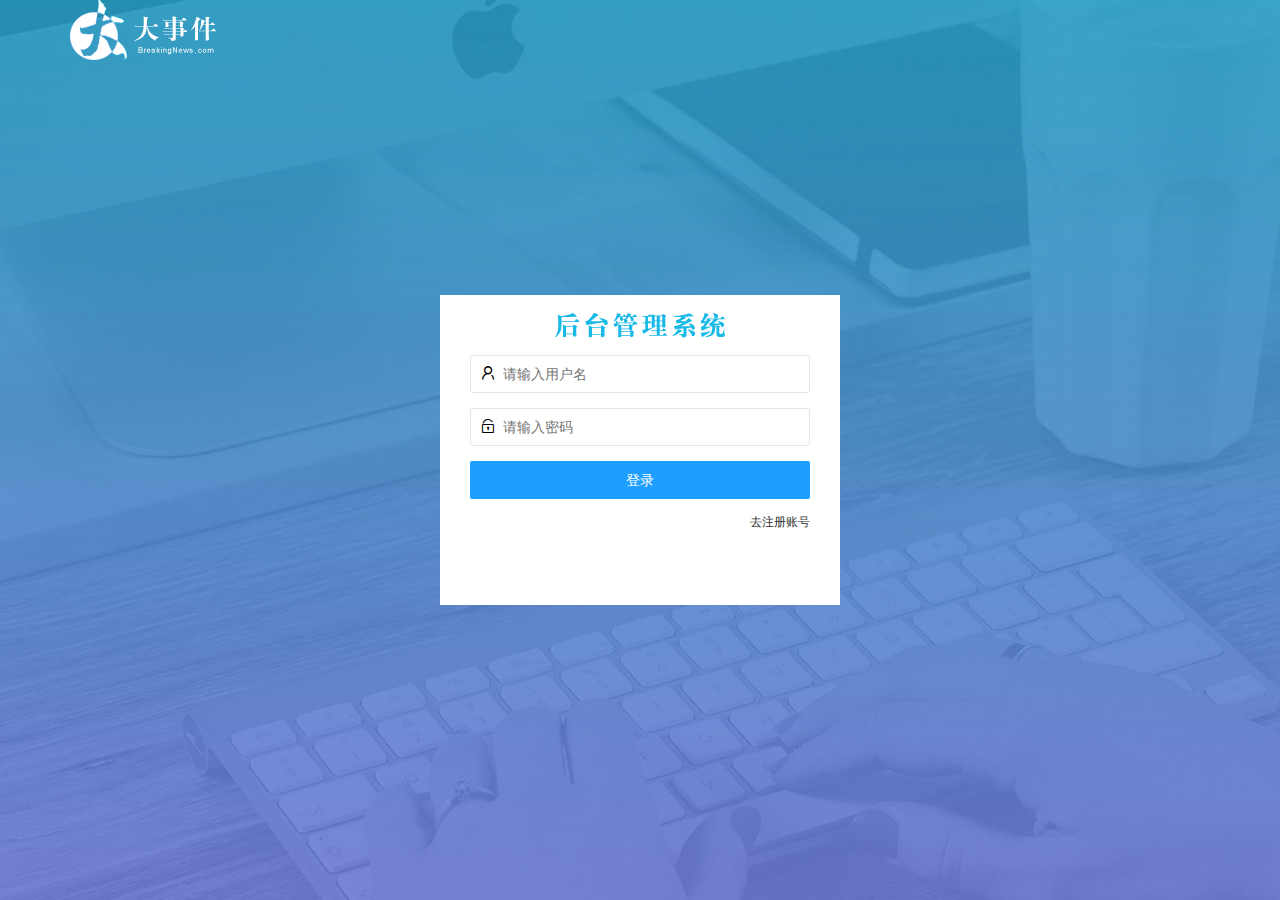
<file: login.html>
<!DOCTYPE html>
<html lang="en">

<head>
    <meta charset="UTF-8">
    <meta http-equiv="X-UA-Compatible" content="IE=edge">
    <meta name="viewport" content="width=device-width, initial-scale=1.0">
    <title>大事件-登录/注册</title>
    <!-- 导入layUI 的样式-->
    <link rel="stylesheet" href="./assets/lib/layui/css/layui.css" />
    <!-- 导入自己的样式表 -->
    <link rel="stylesheet" href="./assets/css/login.css" />

</head>

<body>
    <!-- 头部的 Logo 区域 -->
    <div class="layui-main">
        <img src="./assets/images/logo.png" alt="" />
    </div>

    <!-- 登录注册区域 -->
    <div class="loginAndRegBox">
        <div class="title-box"></div>

        <!-- ⭐登录的div -->
        <div class="login-box">
            <!-- 登录的表单 -->
            <form class="layui-form" id="form_login">
                <!-- 用户名 -->
                <div class="layui-form-item">
                    <i class="layui-icon layui-icon-username"></i>
                    <input type="text" name="username" required lay-verify="required" placeholder="请输入用户名" autocomplete="off" class="layui-input" />
                </div>

                <!-- 密码 -->
                <div class="layui-form-item">
                    <i class="layui-icon layui-icon-password"></i>
                    <input type="password" name="password" required lay-verify="required|pwd" placeholder="请输入密码" autocomplete="off" class="layui-input" />
                </div>

                <!-- 登录按钮 -->
                <div class="layui-form-item">
                    <!-- 注意：表单提交按钮和普通按钮的区别，就是 lay-submit 属性 -->
                    <!-- layui-btn-normal是蓝色 -->
                    <button class="layui-btn layui-btn-fluid layui-btn-normal" lay-submit>登录</button>
                </div>

                <!-- 注册账号链接 -->
                <div class="layui-form-item links">
                    <a href="javascript:;" id="link_reg">去注册账号</a>
                </div>
            </form>
        </div>

        <!-- ⭐注册的div -->
        <div class="reg-box">
            <!-- 注册的表单 -->
            <form class="layui-form" id="form_reg">
                <!-- 用户名 lay-verify= 表单验证-->
                <div class="layui-form-item">
                    <i class="layui-icon layui-icon-username"></i>
                    <input type="text" name="username" required lay-verify="required" placeholder="请输入用户名" autocomplete="off" class="layui-input" />
                </div>
                <!-- 密码 -->
                <div class="layui-form-item">
                    <i class="layui-icon layui-icon-password"></i>
                    <input type="password" name="password" required lay-verify="required|pwd" placeholder="请输入密码" autocomplete="off" class="layui-input mm" />
                </div>
                <!-- 密码确认框 -->
                <div class="layui-form-item">
                    <i class="layui-icon layui-icon-password"></i>
                    <input type="password" name="repassword" required lay-verify="required|pwd|repwd" placeholder="再次确认密码" autocomplete="off" class="layui-input" />
                </div>
                <!-- 注册按钮 -->
                <div class="layui-form-item">
                    <!-- 注意：表单提交按钮和普通按钮的区别，就是 lay-submit 属性 -->
                    <button class="layui-btn layui-btn-fluid layui-btn-normal" lay-submit>注册</button>
                </div>
                <div class="layui-form-item links">
                    <a href="javascript:;" id="link_login">去登录</a>
                </div>
            </form>
        </div>


        <!-- 导入 Layui 的JS文件 -->
        <script src="./assets/lib/layui/layui.all.js"></script>
        <!-- 导入 JQuery -->
        <script src="/assets/lib/jquery.js"></script>
        <!-- 导入自己封装的车baseAPI.js -->
        <script src="./assets/js/baseAPI.js"></script>
        <!-- 导入自己的 JavaScript 脚本 -->
        <script src="/assets/js/login.js"></script>
</body>

</html>
</file>
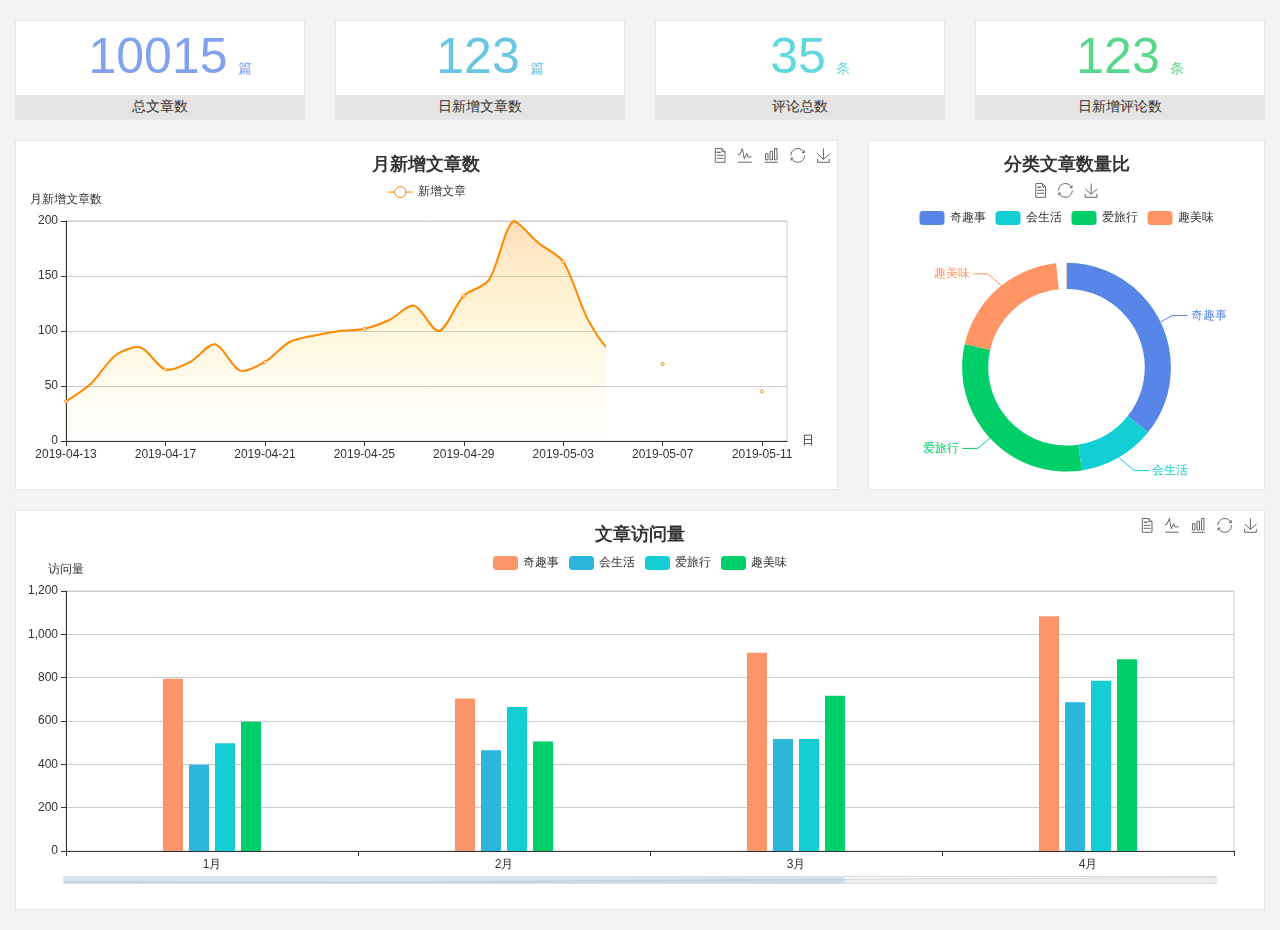
<file: home/dashboard.html>
<!DOCTYPE html>
<html lang="en">

<head>
  <meta charset="UTF-8">
  <meta name="viewport" content="width=device-width, initial-scale=1.0">
  <meta http-equiv="X-UA-Compatible" content="ie=edge">
  <title>图表统计</title>
  <link rel="stylesheet" href="../../assets/lib/bootstrap.css" />
  <link rel="stylesheet" href="../../assets/lib/main.css" />
  <script src="../../assets/lib/jquery.js"></script>
  <script type="text/javascript" src="../../assets/lib/echarts.min.js"></script>
</head>

<body>
  <div class="container-fluid">
    <div class="row spannel_list">
      <div class="col-sm-3 col-xs-6">
        <div class="spannel">
          <em>10015</em><span>篇</span>
          <b>总文章数</b>
        </div>
      </div>
      <div class="col-sm-3 col-xs-6">
        <div class="spannel scolor01">
          <em>123</em><span>篇</span>
          <b>日新增文章数</b>
        </div>
      </div>
      <div class="col-sm-3 col-xs-6">
        <div class="spannel scolor02">
          <em>35</em><span>条</span>
          <b>评论总数</b>
        </div>
      </div>
      <div class="col-sm-3 col-xs-6">
        <div class="spannel scolor03">
          <em>123</em><span>条</span>
          <b>日新增评论数</b>
        </div>
      </div>
    </div>
  </div>

  <div class="container-fluid">
    <div class="row curve-pie">
      <div class="col-lg-8 col-md-8">
        <div class="gragh_pannel" id="curve_show"></div>
      </div>
      <div class="col-lg-4 col-md-4">
        <div class="gragh_pannel" id="pie_show"></div>
      </div>
    </div>
  </div>

  <div class="container-fluid">
    <div class="column_pannel" id="column_show"></div>
  </div>

  <script>
    var oChart = echarts.init(document.getElementById('curve_show'));
    var aList_all = [
      { 'count': 36, 'date': '2019-04-13' },
      { 'count': 52, 'date': '2019-04-14' },
      { 'count': 78, 'date': '2019-04-15' },
      { 'count': 85, 'date': '2019-04-16' },
      { 'count': 65, 'date': '2019-04-17' },
      { 'count': 72, 'date': '2019-04-18' },
      { 'count': 88, 'date': '2019-04-19' },
      { 'count': 64, 'date': '2019-04-20' },
      { 'count': 72, 'date': '2019-04-21' },
      { 'count': 90, 'date': '2019-04-22' },
      { 'count': 96, 'date': '2019-04-23' },
      { 'count': 100, 'date': '2019-04-24' },
      { 'count': 102, 'date': '2019-04-25' },
      { 'count': 110, 'date': '2019-04-26' },
      { 'count': 123, 'date': '2019-04-27' },
      { 'count': 100, 'date': '2019-04-28' },
      { 'count': 132, 'date': '2019-04-29' },
      { 'count': 146, 'date': '2019-04-30' },
      { 'count': 200, 'date': '2019-05-01' },
      { 'count': 180, 'date': '2019-05-02' },
      { 'count': 163, 'date': '2019-05-03' },
      { 'count': 110, 'date': '2019-05-04' },
      { 'count': 80, 'date': '2019-05-05' },
      { 'count': 82, 'date': '2019-05-06' },
      { 'count': 70, 'date': '2019-05-07' },
      { 'count': 65, 'date': '2019-05-08' },
      { 'count': 54, 'date': '2019-05-09' },
      { 'count': 40, 'date': '2019-05-10' },
      { 'count': 45, 'date': '2019-05-11' },
      { 'count': 38, 'date': '2019-05-12' },
    ];

    let aCount = [];
    let aDate = [];

    for (var i = 0; i < aList_all.length; i++) {
      aCount.push(aList_all[i].count);
      aDate.push(aList_all[i].date);
    }

    var chartopt = {
      title: {
        text: '月新增文章数',
        left: 'center',
        top: '10'
      },
      tooltip: {
        trigger: 'axis'
      },
      legend: {
        data: ['新增文章'],
        top: '40'
      },
      toolbox: {
        show: true,
        feature: {
          mark: { show: true },
          dataView: { show: true, readOnly: false },
          magicType: { show: true, type: ['line', 'bar'] },
          restore: { show: true },
          saveAsImage: { show: true }
        }
      },
      calculable: true,
      xAxis: [
        {
          name: '日',
          type: 'category',
          boundaryGap: false,
          data: aDate
        }
      ],
      yAxis: [
        {
          name: '月新增文章数',
          type: 'value'
        }
      ],
      series: [
        {
          name: '新增文章',
          type: 'line',
          smooth: true,
          itemStyle: { normal: { areaStyle: { type: 'default' }, color: '#f80' }, lineStyle: { color: '#f80' } },
          data: aCount
        }],
      areaStyle: {
        normal: {
          color: new echarts.graphic.LinearGradient(0, 0, 0, 1, [{
            offset: 0,
            color: 'rgba(255,136,0,0.39)'
          }, {
            offset: .34,
            color: 'rgba(255,180,0,0.25)'
          }, {
            offset: 1,
            color: 'rgba(255,222,0,0.00)'
          }])

        }
      },
      grid: {
        show: true,
        x: 50,
        x2: 50,
        y: 80,
        height: 220
      }
    };

    oChart.setOption(chartopt);


    var oPie = echarts.init(document.getElementById('pie_show'));
    var oPieopt =
    {
      title: {
        top: 10,
        text: '分类文章数量比',
        x: 'center'
      },
      tooltip: {
        trigger: 'item',
        formatter: "{a} <br/>{b} : {c} ({d}%)"
      },
      color: ['#5885e8', '#13cfd5', '#00ce68', '#ff9565'],
      legend: {
        x: 'center',
        top: 65,
        data: ['奇趣事', '会生活', '爱旅行', '趣美味']
      },
      toolbox: {
        show: true,
        x: 'center',
        top: 35,
        feature: {
          mark: { show: true },
          dataView: { show: true, readOnly: false },
          magicType: {
            show: true,
            type: ['pie', 'funnel'],
            option: {
              funnel: {
                x: '25%',
                width: '50%',
                funnelAlign: 'left',
                max: 1548
              }
            }
          },
          restore: { show: true },
          saveAsImage: { show: true }
        }
      },
      calculable: true,
      series: [
        {
          name: '访问来源',
          type: 'pie',
          radius: ['45%', '60%'],
          center: ['50%', '65%'],
          data: [
            { value: 300, name: '奇趣事' },
            { value: 100, name: '会生活' },
            { value: 260, name: '爱旅行' },
            { value: 180, name: '趣美味' }
          ]
        }
      ]
    };
    oPie.setOption(oPieopt);



    var oColumn = this.echarts.init(document.getElementById('column_show'));
    var oColumnopt =
    {
      title: {
        text: '文章访问量',
        left: 'center',
        top: '10'
      },
      tooltip: {
        trigger: 'axis'
      },
      legend: {
        data: ['奇趣事', '会生活', '爱旅行', '趣美味'],
        top: '40'
      },
      toolbox: {
        show: true,
        feature: {
          mark: { show: true },
          dataView: { show: true, readOnly: false },
          magicType: { show: true, type: ['line', 'bar'] },
          restore: { show: true },
          saveAsImage: { show: true }
        }
      },
      calculable: true,
      xAxis: [
        {
          type: 'category',
          data: ['1月', '2月', '3月', '4月', '5月']
        }
      ],
      yAxis: [
        {
          name: '访问量',
          type: 'value'
        }
      ],
      series: [
        {
          name: '奇趣事',
          type: 'bar',
          barWidth: 20,
          itemStyle: {
            normal: { areaStyle: { type: 'default' }, color: '#fd956a' }
          },
          data: [800, 708, 920, 1090, 1200]
        },
        {
          name: '会生活',
          type: 'bar',
          barWidth: 20,
          itemStyle: {
            normal: { areaStyle: { type: 'default' }, color: '#2bb6db' }
          },
          data: [400, 468, 520, 690, 800]
        },
        {
          name: '爱旅行',
          type: 'bar',
          barWidth: 20,
          itemStyle: {
            normal: { areaStyle: { type: 'default' }, color: '#13cfd5' }
          },
          data: [500, 668, 520, 790, 900]
        },
        {
          name: '趣美味',
          type: 'bar',
          barWidth: 20,
          itemStyle: {
            normal: { areaStyle: { type: 'default' }, color: '#00ce68' }
          },
          data: [600, 508, 720, 890, 1000]
        }
      ],
      grid: {
        show: true,
        x: 50,
        x2: 30,
        y: 80,
        height: 260
      },
      dataZoom: [//给x轴设置滚动条
        {
          start: 0,//默认为0
          end: 100 - 1000 / 31,//默认为100
          type: 'slider',
          show: true,
          xAxisIndex: [0],
          handleSize: 0,//滑动条的 左右2个滑动条的大小
          height: 8,//组件高度
          left: 45, //左边的距离
          right: 50,//右边的距离
          bottom: 26,//右边的距离
          handleColor: '#ddd',//h滑动图标的颜色
          handleStyle: {
            borderColor: "#cacaca",
            borderWidth: "1",
            shadowBlur: 2,
            background: "#ddd",
            shadowColor: "#ddd",
          }
        }]
    };
    oColumn.setOption(oColumnopt);
  </script>
</body>

</html>
</file>
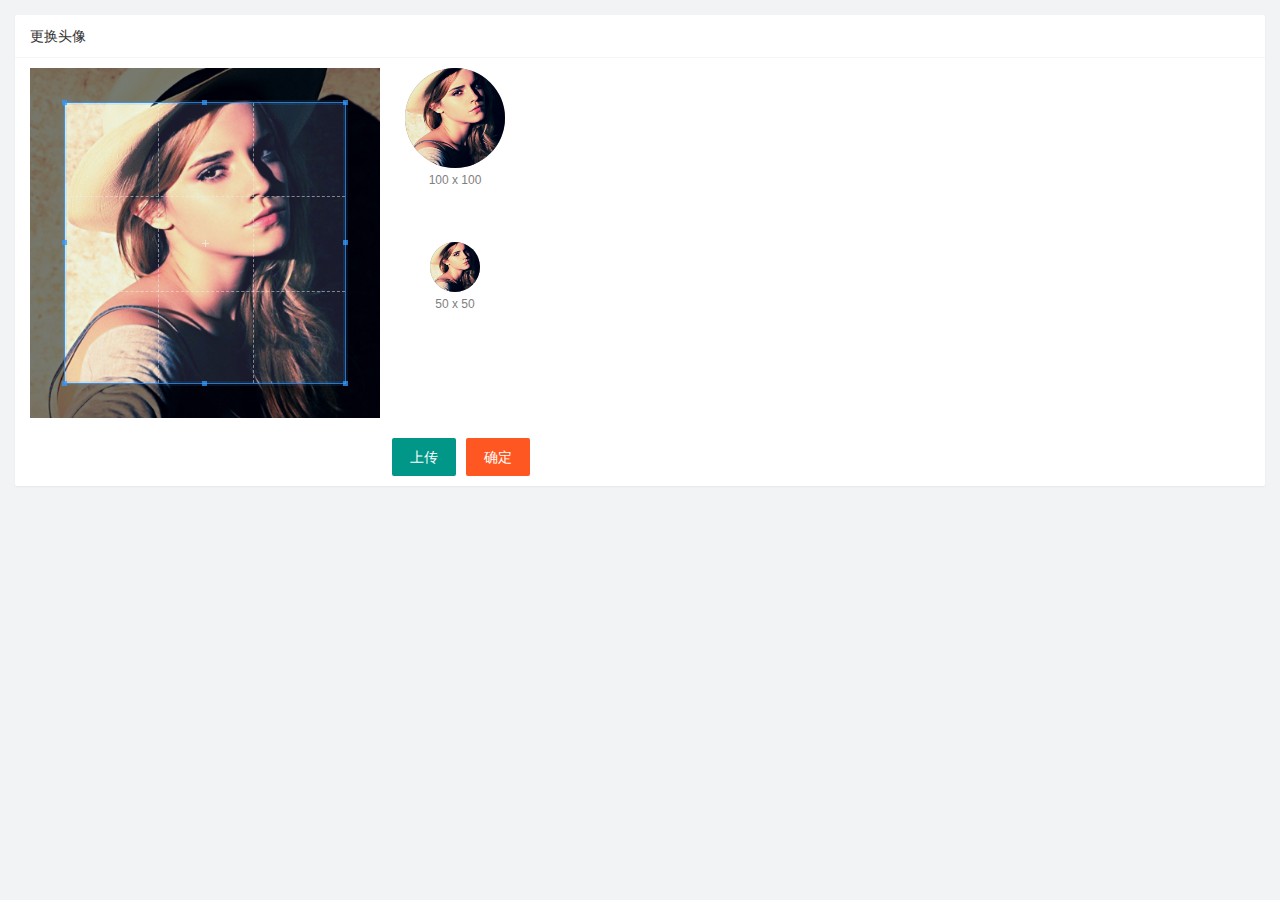
<file: user/user_avatar.html>
<!DOCTYPE html>
<html lang="en">

<head>
    <meta charset="UTF-8" />
    <meta name="viewport" content="width=device-width, initial-scale=1.0" />
    <title>Document</title>
    <link rel="stylesheet" href="/assets/lib/layui/css/layui.css" />

    <link rel="stylesheet" href="/assets/lib/cropper/cropper.css" />
    <link rel="stylesheet" href="/assets/css/user/user_avatar.css" />
</head>

<body>
    <!-- 卡片区域 -->
    <div class="layui-card">
        <div class="layui-card-header">更换头像</div>
        <div class="layui-card-body">
            <!-- ⭐第一行的图片裁剪和预览区域 -->
            <div class="row1">
                <!-- 左侧--图片裁剪区域 -->
                <div class="cropper-box">
                    <!-- 这个 img 标签很重要，将来会把它初始化为裁剪区域 -->
                    <img id="image" src="/assets/images/sample.jpg" />
                </div>
                <!-- 右侧--图片的预览区域 -->
                <div class="preview-box">
                    <div>
                        <!-- 宽高为 100px 的预览区域 -->
                        <div class="img-preview w100"></div>
                        <p class="size">100 x 100</p>
                    </div>
                    <div>
                        <!-- 宽高为 50px 的预览区域 -->
                        <div class="img-preview w50"></div>
                        <p class="size">50 x 50</p>
                    </div>
                </div>
            </div>

            <!--⭐第二行的按钮区域 -->
            <div class="row2">
                <!-- 通过 accept 属性，可以指定，允许用户选择什么类型的文件 -->
                <input type="file" id="file" accept="image/png,image/jpeg" />
                <button type="button" class="layui-btn" id="btnChooseImage">上传</button>
                <button type="button" class="layui-btn layui-btn-danger" id="btnUpload">确定</button>
            </div>
        </div>
    </div>

    <script src="/assets/lib/layui/layui.all.js"></script>
    <script src="/assets/lib/jquery.js"></script>
    <!-- 第三方插件 -->
    <script src="/assets/lib/cropper/Cropper.js"></script>
    <script src="/assets/lib/cropper/jquery-cropper.js"></script>
    <script src="/assets/js/baseAPI.js"></script>
    <script src="/assets/js/user/user_avatar.js"></script>
</body>

</html>
</file>
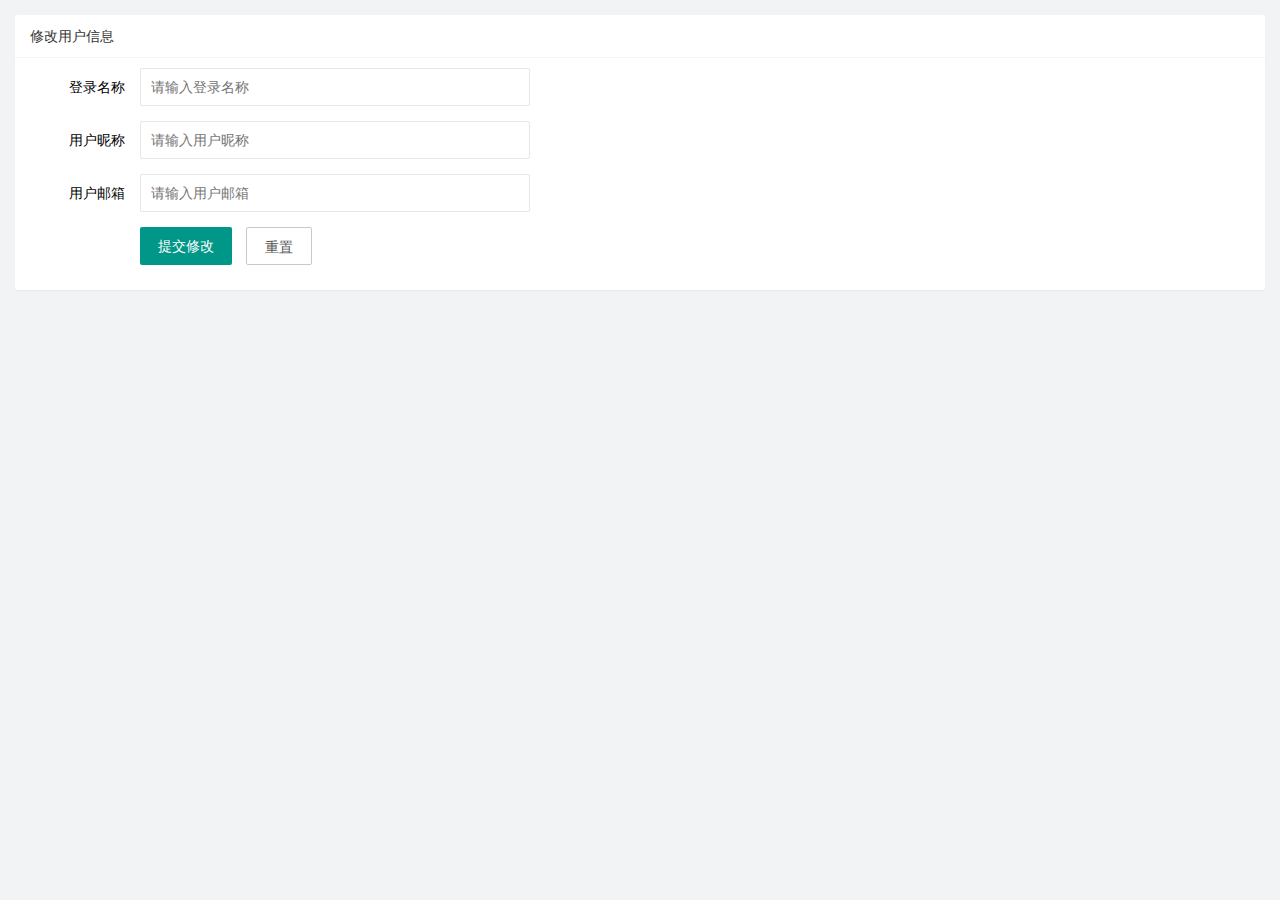
<file: user/user_info.html>
<!DOCTYPE html>
<html lang="en">

<head>
    <meta charset="UTF-8" />
    <meta name="viewport" content="width=device-width, initial-scale=1.0" />
    <title>Document</title>
    <!-- 导入 layui 的样式 -->
    <link rel="stylesheet" href="/assets/lib/layui/css/layui.css" />
    <!-- 导入自己的样式 -->
    <link rel="stylesheet" href="/assets/css/user/user_info.css" />
</head>

<body>
    <!-- 卡片区域 -->
    <div class="layui-card">
        <div class="layui-card-header">修改用户信息</div>
        <div class="layui-card-body">
            <!-- form 表单区域  lay-filter快速赋值取值-->
            <form class="layui-form" lay-filter="formUserInfo">
                <!-- 这是隐藏域 id-->
                <input type="hidden" name="id" value="" />
                <!-- 登陆名称  readonly只读-->
                <div class="layui-form-item">
                    <label class="layui-form-label">登录名称</label>
                    <div class="layui-input-block">
                        <input type="text" name="username" required lay-verify="required" placeholder="请输入登录名称" autocomplete="off" class="layui-input" readonly />
                    </div>
                </div>
                <!-- 用户昵称 lay-verify验证规则-->
                <div class="layui-form-item">
                    <label class="layui-form-label">用户昵称</label>
                    <div class="layui-input-block">
                        <input type="text" name="nickname" required lay-verify="required|nickname" placeholder="请输入用户昵称" autocomplete="off" class="layui-input" />
                    </div>
                </div>
                <!-- 用户邮箱 -->
                <div class="layui-form-item">
                    <label class="layui-form-label">用户邮箱</label>
                    <div class="layui-input-block">
                        <input type="text" name="email" required lay-verify="required|email" placeholder="请输入用户邮箱" autocomplete="off" class="layui-input" />
                    </div>
                </div>
                <!-- 提交/重置 -->
                <div class="layui-form-item">
                    <div class="layui-input-block">
                        <button class="layui-btn" lay-submit lay-filter="formDemo">提交修改</button>
                        <button type="reset" class="layui-btn layui-btn-primary" id="btnReset">重置</button>
                    </div>
                </div>
            </form>
        </div>
    </div>

    <!-- 导入 layui 的 js -->
    <script src="/assets/lib/layui/layui.all.js"></script>
    <!-- 导入 jquery -->
    <script src="/assets/lib/jquery.js"></script>
    <!-- 导入 baseAPI -->
    <script src="/assets/js/baseAPI.js"></script>
    <!-- 导入自己的 js -->
    <script src="/assets/js/user/user_info.js"></script>
</body>

</html>
</file>
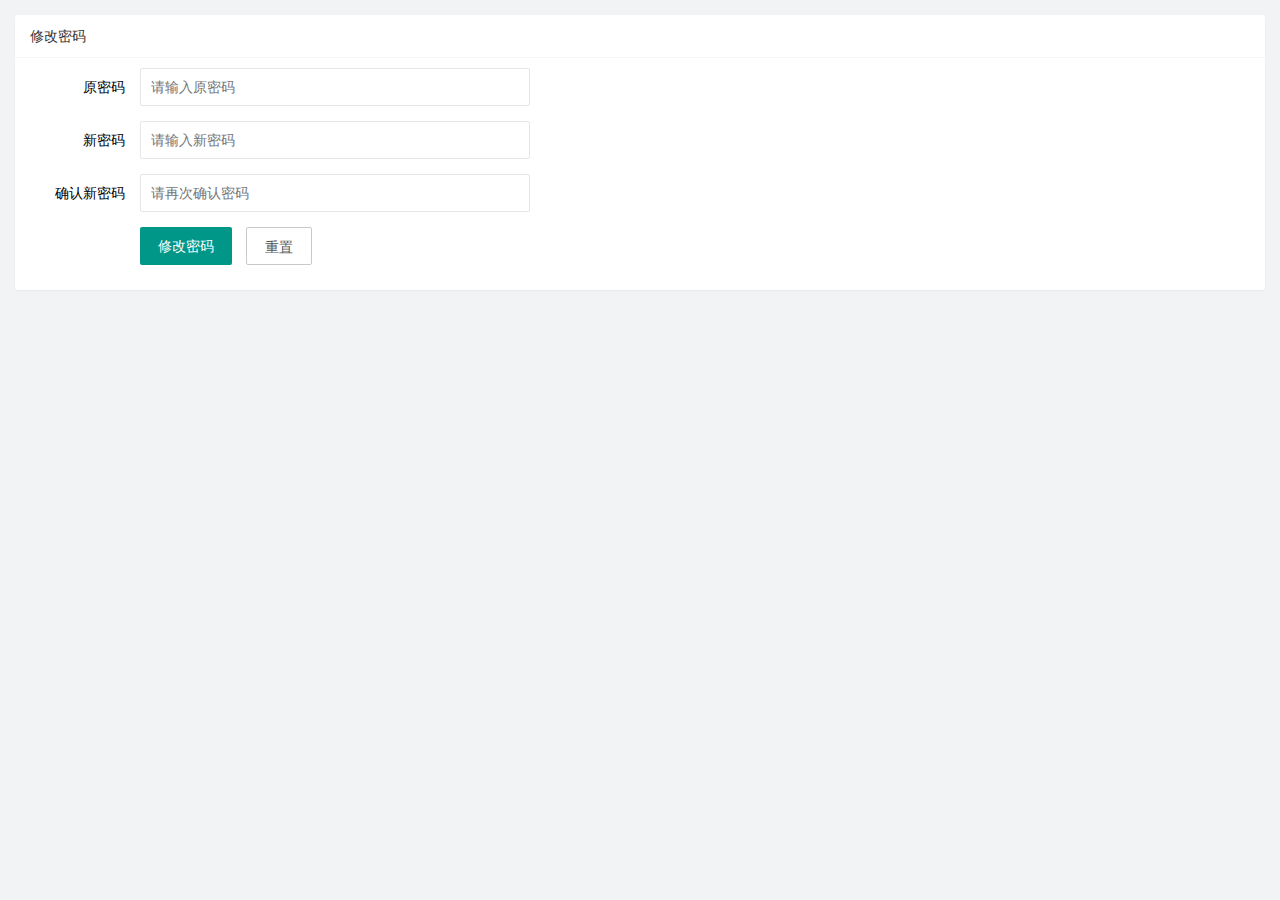
<file: user/user_pwd.html>
<!DOCTYPE html>
<html lang="en">

<head>
    <meta charset="UTF-8" />
    <meta name="viewport" content="width=device-width, initial-scale=1.0" />
    <title>Document</title>
    <link rel="stylesheet" href="/assets/lib/layui/css/layui.css" />
    <link rel="stylesheet" href="/assets/css/user/user_pwd.css" />
</head>

<body>
    <!-- 卡片区域 -->
    <div class="layui-card">
        <!-- 修改密码 -->
        <div class="layui-card-header">修改密码</div>
        <div class="layui-card-body">
            <!-- 表单 -->
            <form class="layui-form">
                <!-- 原密码 -->
                <div class="layui-form-item">
                    <label class="layui-form-label">原密码</label>
                    <div class="layui-input-block">
                        <input type="password" name="oldPwd" required lay-verify="required|pwd" placeholder="请输入原密码" autocomplete="off" class="layui-input" />
                    </div>
                </div>
                <!-- 新密码 -->
                <div class="layui-form-item">
                    <label class="layui-form-label">新密码</label>
                    <div class="layui-input-block">
                        <input type="password" name="newPwd" required lay-verify="required|pwd|samePwd" placeholder="请输入新密码" autocomplete="off" class="layui-input" />
                    </div>
                </div>
                <!-- 确认新密码 -->
                <div class="layui-form-item">
                    <label class="layui-form-label">确认新密码</label>
                    <div class="layui-input-block">
                        <input type="password" name="rePwd" required lay-verify="required|pwd|rePwd" placeholder="请再次确认密码" autocomplete="off" class="layui-input" />
                    </div>
                </div>
                <!-- 修改密码 /重置-->
                <div class="layui-form-item">
                    <div class="layui-input-block">
                        <button class="layui-btn" lay-submit lay-filter="formDemo">修改密码</button>
                        <button type="reset" class="layui-btn layui-btn-primary">重置</button>
                    </div>
                </div>
            </form>
        </div>
    </div>

    <!-- 导入 layui 的 js -->
    <script src="/assets/lib/layui/layui.all.js"></script>
    <!-- 导入 jQuery -->
    <script src="/assets/lib/jquery.js"></script>
    <!-- 导入 baseAPI -->
    <script src="/assets/js/baseAPI.js"></script>
    <!-- 导入自己的 js -->
    <script src="/assets/js/user/user_pwd.js"></script>
</body>

</html>
</file>
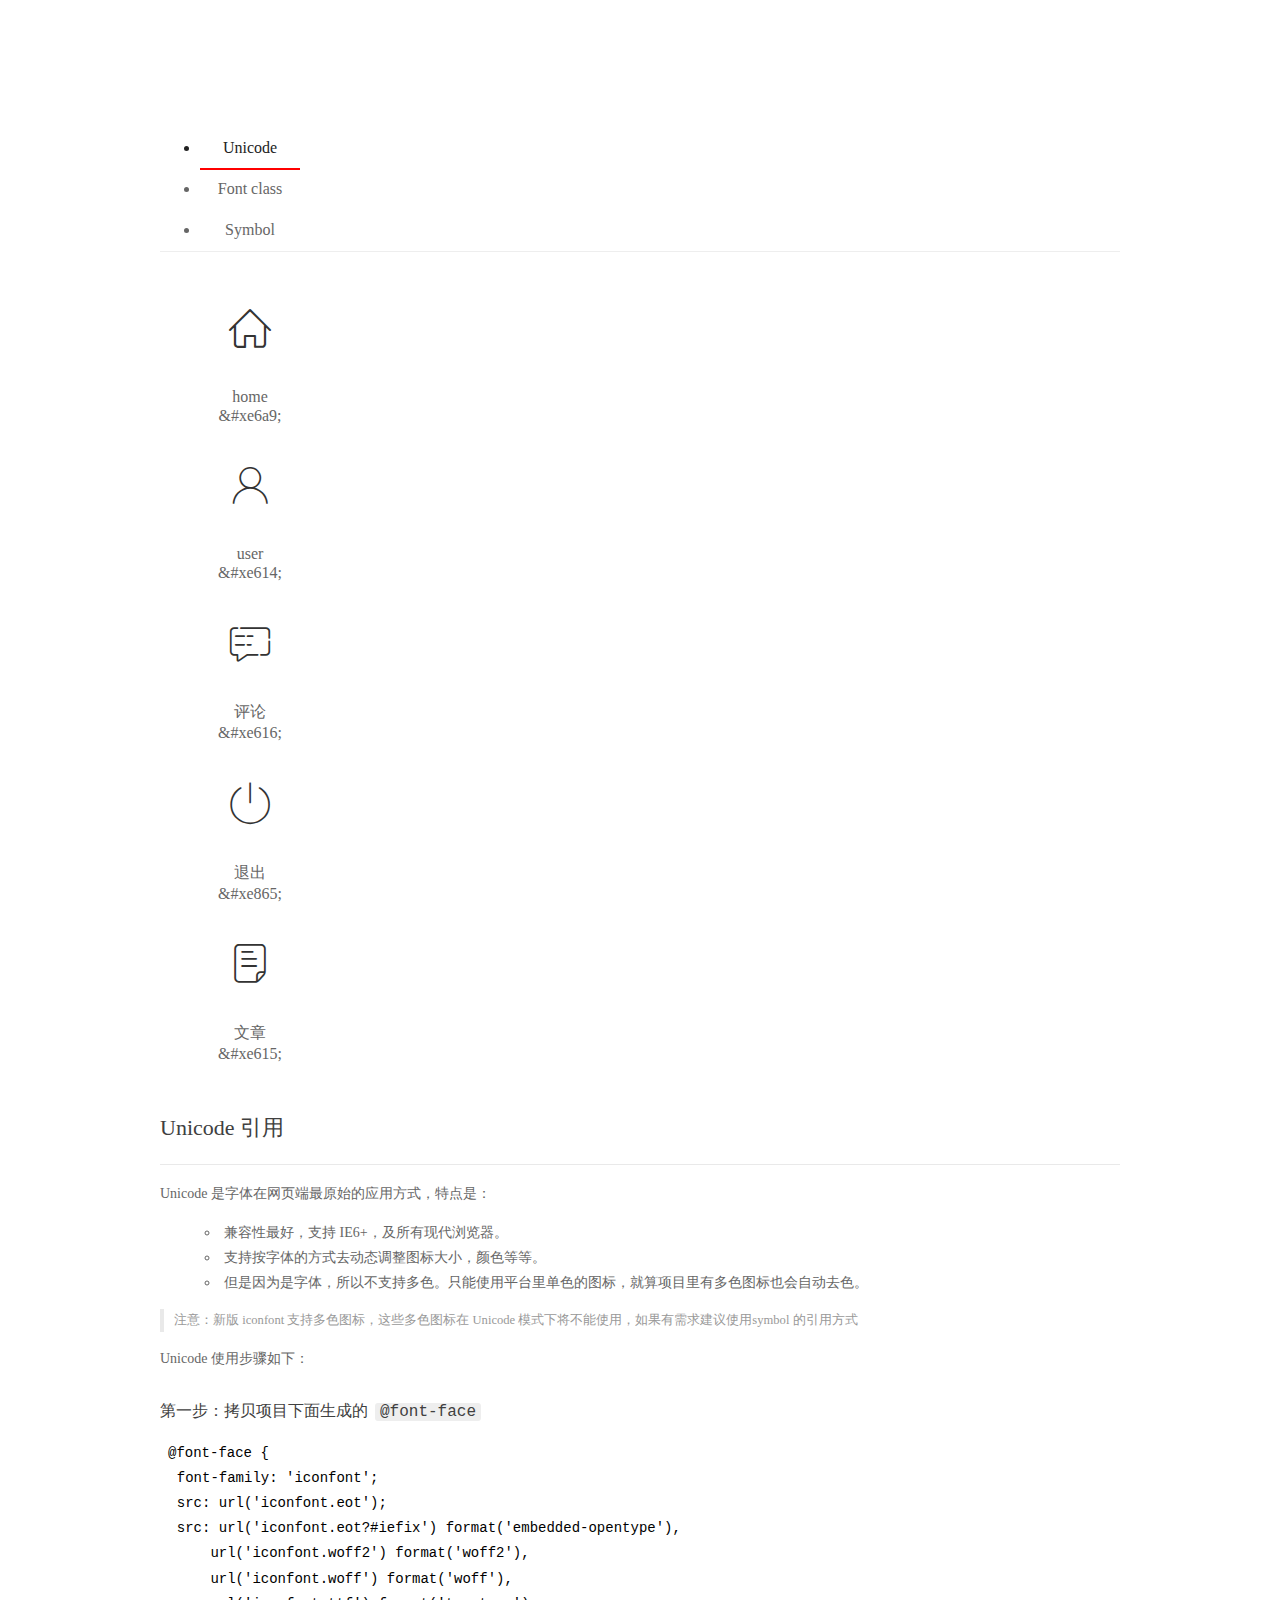
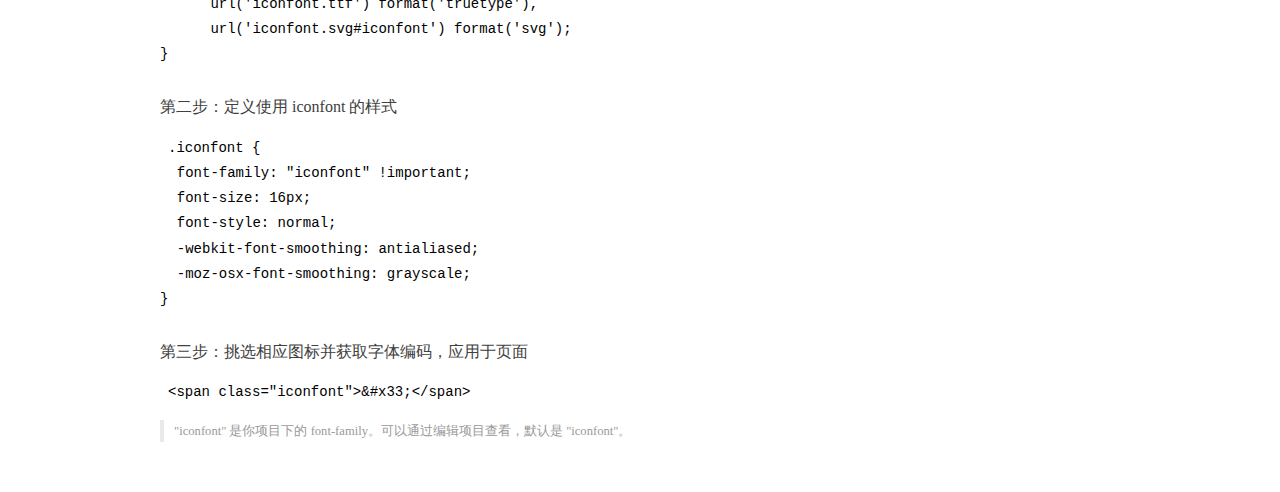
<file: assets/fonts/demo_index.html>
<!DOCTYPE html>
<html>
<head>
  <meta charset="utf-8"/>
  <title>IconFont Demo</title>
  <link rel="shortcut icon" href="https://gtms04.alicdn.com/tps/i4/TB1_oz6GVXXXXaFXpXXJDFnIXXX-64-64.ico" type="image/x-icon"/>
  <link rel="stylesheet" href="https://g.alicdn.com/thx/cube/1.3.2/cube.min.css">
  <link rel="stylesheet" href="demo.css">
  <link rel="stylesheet" href="iconfont.css">
  <script src="iconfont.js"></script>
  <!-- jQuery -->
  <script src="https://a1.alicdn.com/oss/uploads/2018/12/26/7bfddb60-08e8-11e9-9b04-53e73bb6408b.js"></script>
  <!-- 代码高亮 -->
  <script src="https://a1.alicdn.com/oss/uploads/2018/12/26/a3f714d0-08e6-11e9-8a15-ebf944d7534c.js"></script>
</head>
<body>
  <div class="main">
    <h1 class="logo"><a href="https://www.iconfont.cn/" title="iconfont 首页" target="_blank">&#xe86b;</a></h1>
    <div class="nav-tabs">
      <ul id="tabs" class="dib-box">
        <li class="dib active"><span>Unicode</span></li>
        <li class="dib"><span>Font class</span></li>
        <li class="dib"><span>Symbol</span></li>
      </ul>
      
    </div>
    <div class="tab-container">
      <div class="content unicode" style="display: block;">
          <ul class="icon_lists dib-box">
          
            <li class="dib">
              <span class="icon iconfont">&#xe6a9;</span>
                <div class="name">home</div>
                <div class="code-name">&amp;#xe6a9;</div>
              </li>
          
            <li class="dib">
              <span class="icon iconfont">&#xe614;</span>
                <div class="name">user</div>
                <div class="code-name">&amp;#xe614;</div>
              </li>
          
            <li class="dib">
              <span class="icon iconfont">&#xe616;</span>
                <div class="name">评论</div>
                <div class="code-name">&amp;#xe616;</div>
              </li>
          
            <li class="dib">
              <span class="icon iconfont">&#xe865;</span>
                <div class="name">退出</div>
                <div class="code-name">&amp;#xe865;</div>
              </li>
          
            <li class="dib">
              <span class="icon iconfont">&#xe615;</span>
                <div class="name">文章</div>
                <div class="code-name">&amp;#xe615;</div>
              </li>
          
          </ul>
          <div class="article markdown">
          <h2 id="unicode-">Unicode 引用</h2>
          <hr>

          <p>Unicode 是字体在网页端最原始的应用方式，特点是：</p>
          <ul>
            <li>兼容性最好，支持 IE6+，及所有现代浏览器。</li>
            <li>支持按字体的方式去动态调整图标大小，颜色等等。</li>
            <li>但是因为是字体，所以不支持多色。只能使用平台里单色的图标，就算项目里有多色图标也会自动去色。</li>
          </ul>
          <blockquote>
            <p>注意：新版 iconfont 支持多色图标，这些多色图标在 Unicode 模式下将不能使用，如果有需求建议使用symbol 的引用方式</p>
          </blockquote>
          <p>Unicode 使用步骤如下：</p>
          <h3 id="-font-face">第一步：拷贝项目下面生成的 <code>@font-face</code></h3>
<pre><code class="language-css"
>@font-face {
  font-family: 'iconfont';
  src: url('iconfont.eot');
  src: url('iconfont.eot?#iefix') format('embedded-opentype'),
      url('iconfont.woff2') format('woff2'),
      url('iconfont.woff') format('woff'),
      url('iconfont.ttf') format('truetype'),
      url('iconfont.svg#iconfont') format('svg');
}
</code></pre>
          <h3 id="-iconfont-">第二步：定义使用 iconfont 的样式</h3>
<pre><code class="language-css"
>.iconfont {
  font-family: "iconfont" !important;
  font-size: 16px;
  font-style: normal;
  -webkit-font-smoothing: antialiased;
  -moz-osx-font-smoothing: grayscale;
}
</code></pre>
          <h3 id="-">第三步：挑选相应图标并获取字体编码，应用于页面</h3>
<pre>
<code class="language-html"
>&lt;span class="iconfont"&gt;&amp;#x33;&lt;/span&gt;
</code></pre>
          <blockquote>
            <p>"iconfont" 是你项目下的 font-family。可以通过编辑项目查看，默认是 "iconfont"。</p>
          </blockquote>
          </div>
      </div>
      <div class="content font-class">
        <ul class="icon_lists dib-box">
          
          <li class="dib">
            <span class="icon iconfont icon-home"></span>
            <div class="name">
              home
            </div>
            <div class="code-name">.icon-home
            </div>
          </li>
          
          <li class="dib">
            <span class="icon iconfont icon-user"></span>
            <div class="name">
              user
            </div>
            <div class="code-name">.icon-user
            </div>
          </li>
          
          <li class="dib">
            <span class="icon iconfont icon-pinglun"></span>
            <div class="name">
              评论
            </div>
            <div class="code-name">.icon-pinglun
            </div>
          </li>
          
          <li class="dib">
            <span class="icon iconfont icon-tuichu"></span>
            <div class="name">
              退出
            </div>
            <div class="code-name">.icon-tuichu
            </div>
          </li>
          
          <li class="dib">
            <span class="icon iconfont icon-16"></span>
            <div class="name">
              文章
            </div>
            <div class="code-name">.icon-16
            </div>
          </li>
          
        </ul>
        <div class="article markdown">
        <h2 id="font-class-">font-class 引用</h2>
        <hr>

        <p>font-class 是 Unicode 使用方式的一种变种，主要是解决 Unicode 书写不直观，语意不明确的问题。</p>
        <p>与 Unicode 使用方式相比，具有如下特点：</p>
        <ul>
          <li>兼容性良好，支持 IE8+，及所有现代浏览器。</li>
          <li>相比于 Unicode 语意明确，书写更直观。可以很容易分辨这个 icon 是什么。</li>
          <li>因为使用 class 来定义图标，所以当要替换图标时，只需要修改 class 里面的 Unicode 引用。</li>
          <li>不过因为本质上还是使用的字体，所以多色图标还是不支持的。</li>
        </ul>
        <p>使用步骤如下：</p>
        <h3 id="-fontclass-">第一步：引入项目下面生成的 fontclass 代码：</h3>
<pre><code class="language-html">&lt;link rel="stylesheet" href="./iconfont.css"&gt;
</code></pre>
        <h3 id="-">第二步：挑选相应图标并获取类名，应用于页面：</h3>
<pre><code class="language-html">&lt;span class="iconfont icon-xxx"&gt;&lt;/span&gt;
</code></pre>
        <blockquote>
          <p>"
            iconfont" 是你项目下的 font-family。可以通过编辑项目查看，默认是 "iconfont"。</p>
        </blockquote>
      </div>
      </div>
      <div class="content symbol">
          <ul class="icon_lists dib-box">
          
            <li class="dib">
                <svg class="icon svg-icon" aria-hidden="true">
                  <use xlink:href="#icon-home"></use>
                </svg>
                <div class="name">home</div>
                <div class="code-name">#icon-home</div>
            </li>
          
            <li class="dib">
                <svg class="icon svg-icon" aria-hidden="true">
                  <use xlink:href="#icon-user"></use>
                </svg>
                <div class="name">user</div>
                <div class="code-name">#icon-user</div>
            </li>
          
            <li class="dib">
                <svg class="icon svg-icon" aria-hidden="true">
                  <use xlink:href="#icon-pinglun"></use>
                </svg>
                <div class="name">评论</div>
                <div class="code-name">#icon-pinglun</div>
            </li>
          
            <li class="dib">
                <svg class="icon svg-icon" aria-hidden="true">
                  <use xlink:href="#icon-tuichu"></use>
                </svg>
                <div class="name">退出</div>
                <div class="code-name">#icon-tuichu</div>
            </li>
          
            <li class="dib">
                <svg class="icon svg-icon" aria-hidden="true">
                  <use xlink:href="#icon-16"></use>
                </svg>
                <div class="name">文章</div>
                <div class="code-name">#icon-16</div>
            </li>
          
          </ul>
          <div class="article markdown">
          <h2 id="symbol-">Symbol 引用</h2>
          <hr>

          <p>这是一种全新的使用方式，应该说这才是未来的主流，也是平台目前推荐的用法。相关介绍可以参考这篇<a href="">文章</a>
            这种用法其实是做了一个 SVG 的集合，与另外两种相比具有如下特点：</p>
          <ul>
            <li>支持多色图标了，不再受单色限制。</li>
            <li>通过一些技巧，支持像字体那样，通过 <code>font-size</code>, <code>color</code> 来调整样式。</li>
            <li>兼容性较差，支持 IE9+，及现代浏览器。</li>
            <li>浏览器渲染 SVG 的性能一般，还不如 png。</li>
          </ul>
          <p>使用步骤如下：</p>
          <h3 id="-symbol-">第一步：引入项目下面生成的 symbol 代码：</h3>
<pre><code class="language-html">&lt;script src="./iconfont.js"&gt;&lt;/script&gt;
</code></pre>
          <h3 id="-css-">第二步：加入通用 CSS 代码（引入一次就行）：</h3>
<pre><code class="language-html">&lt;style&gt;
.icon {
  width: 1em;
  height: 1em;
  vertical-align: -0.15em;
  fill: currentColor;
  overflow: hidden;
}
&lt;/style&gt;
</code></pre>
          <h3 id="-">第三步：挑选相应图标并获取类名，应用于页面：</h3>
<pre><code class="language-html">&lt;svg class="icon" aria-hidden="true"&gt;
  &lt;use xlink:href="#icon-xxx"&gt;&lt;/use&gt;
&lt;/svg&gt;
</code></pre>
          </div>
      </div>

    </div>
  </div>
  <script>
  $(document).ready(function () {
      $('.tab-container .content:first').show()

      $('#tabs li').click(function (e) {
        var tabContent = $('.tab-container .content')
        var index = $(this).index()

        if ($(this).hasClass('active')) {
          return
        } else {
          $('#tabs li').removeClass('active')
          $(this).addClass('active')

          tabContent.hide().eq(index).fadeIn()
        }
      })
    })
  </script>
</body>
</html>
</file>
<file: assets/lib/layui/css/layui.css>
/** layui-v2.5.5 MIT License By https://www.layui.com */
 .layui-inline,img{display:inline-block;vertical-align:middle}h1,h2,h3,h4,h5,h6{font-weight:400}.layui-edge,.layui-header,.layui-inline,.layui-main{position:relative}.layui-body,.layui-edge,.layui-elip{overflow:hidden}.layui-btn,.layui-edge,.layui-inline,img{vertical-align:middle}.layui-btn,.layui-disabled,.layui-icon,.layui-unselect{-moz-user-select:none;-webkit-user-select:none;-ms-user-select:none}.layui-elip,.layui-form-checkbox span,.layui-form-pane .layui-form-label{text-overflow:ellipsis;white-space:nowrap}.layui-breadcrumb,.layui-tree-btnGroup{visibility:hidden}blockquote,body,button,dd,div,dl,dt,form,h1,h2,h3,h4,h5,h6,input,li,ol,p,pre,td,textarea,th,ul{margin:0;padding:0;-webkit-tap-highlight-color:rgba(0,0,0,0)}a:active,a:hover{outline:0}img{border:none}li{list-style:none}table{border-collapse:collapse;border-spacing:0}h4,h5,h6{font-size:100%}button,input,optgroup,option,select,textarea{font-family:inherit;font-size:inherit;font-style:inherit;font-weight:inherit;outline:0}pre{white-space:pre-wrap;white-space:-moz-pre-wrap;white-space:-pre-wrap;white-space:-o-pre-wrap;word-wrap:break-word}body{line-height:24px;font:14px Helvetica Neue,Helvetica,PingFang SC,Tahoma,Arial,sans-serif}hr{height:1px;margin:10px 0;border:0;clear:both}a{color:#333;text-decoration:none}a:hover{color:#777}a cite{font-style:normal;*cursor:pointer}.layui-border-box,.layui-border-box *{box-sizing:border-box}.layui-box,.layui-box *{box-sizing:content-box}.layui-clear{clear:both;*zoom:1}.layui-clear:after{content:'\20';clear:both;*zoom:1;display:block;height:0}.layui-inline{*display:inline;*zoom:1}.layui-edge{display:inline-block;width:0;height:0;border-width:6px;border-style:dashed;border-color:transparent}.layui-edge-top{top:-4px;border-bottom-color:#999;border-bottom-style:solid}.layui-edge-right{border-left-color:#999;border-left-style:solid}.layui-edge-bottom{top:2px;border-top-color:#999;border-top-style:solid}.layui-edge-left{border-right-color:#999;border-right-style:solid}.layui-disabled,.layui-disabled:hover{color:#d2d2d2!important;cursor:not-allowed!important}.layui-circle{border-radius:100%}.layui-show{display:block!important}.layui-hide{display:none!important}@font-face{font-family:layui-icon;src:url(../font/iconfont.eot?v=250);src:url(../font/iconfont.eot?v=250#iefix) format('embedded-opentype'),url(../font/iconfont.woff2?v=250) format('woff2'),url(../font/iconfont.woff?v=250) format('woff'),url(../font/iconfont.ttf?v=250) format('truetype'),url(../font/iconfont.svg?v=250#layui-icon) format('svg')}.layui-icon{font-family:layui-icon!important;font-size:16px;font-style:normal;-webkit-font-smoothing:antialiased;-moz-osx-font-smoothing:grayscale}.layui-icon-reply-fill:before{content:"\e611"}.layui-icon-set-fill:before{content:"\e614"}.layui-icon-menu-fill:before{content:"\e60f"}.layui-icon-search:before{content:"\e615"}.layui-icon-share:before{content:"\e641"}.layui-icon-set-sm:before{content:"\e620"}.layui-icon-engine:before{content:"\e628"}.layui-icon-close:before{content:"\1006"}.layui-icon-close-fill:before{content:"\1007"}.layui-icon-chart-screen:before{content:"\e629"}.layui-icon-star:before{content:"\e600"}.layui-icon-circle-dot:before{content:"\e617"}.layui-icon-chat:before{content:"\e606"}.layui-icon-release:before{content:"\e609"}.layui-icon-list:before{content:"\e60a"}.layui-icon-chart:before{content:"\e62c"}.layui-icon-ok-circle:before{content:"\1005"}.layui-icon-layim-theme:before{content:"\e61b"}.layui-icon-table:before{content:"\e62d"}.layui-icon-right:before{content:"\e602"}.layui-icon-left:before{content:"\e603"}.layui-icon-cart-simple:before{content:"\e698"}.layui-icon-face-cry:before{content:"\e69c"}.layui-icon-face-smile:before{content:"\e6af"}.layui-icon-survey:before{content:"\e6b2"}.layui-icon-tree:before{content:"\e62e"}.layui-icon-upload-circle:before{content:"\e62f"}.layui-icon-add-circle:before{content:"\e61f"}.layui-icon-download-circle:before{content:"\e601"}.layui-icon-templeate-1:before{content:"\e630"}.layui-icon-util:before{content:"\e631"}.layui-icon-face-surprised:before{content:"\e664"}.layui-icon-edit:before{content:"\e642"}.layui-icon-speaker:before{content:"\e645"}.layui-icon-down:before{content:"\e61a"}.layui-icon-file:before{content:"\e621"}.layui-icon-layouts:before{content:"\e632"}.layui-icon-rate-half:before{content:"\e6c9"}.layui-icon-add-circle-fine:before{content:"\e608"}.layui-icon-prev-circle:before{content:"\e633"}.layui-icon-read:before{content:"\e705"}.layui-icon-404:before{content:"\e61c"}.layui-icon-carousel:before{content:"\e634"}.layui-icon-help:before{content:"\e607"}.layui-icon-code-circle:before{content:"\e635"}.layui-icon-water:before{content:"\e636"}.layui-icon-username:before{content:"\e66f"}.layui-icon-find-fill:before{content:"\e670"}.layui-icon-about:before{content:"\e60b"}.layui-icon-location:before{content:"\e715"}.layui-icon-up:before{content:"\e619"}.layui-icon-pause:before{content:"\e651"}.layui-icon-date:before{content:"\e637"}.layui-icon-layim-uploadfile:before{content:"\e61d"}.layui-icon-delete:before{content:"\e640"}.layui-icon-play:before{content:"\e652"}.layui-icon-top:before{content:"\e604"}.layui-icon-friends:before{content:"\e612"}.layui-icon-refresh-3:before{content:"\e9aa"}.layui-icon-ok:before{content:"\e605"}.layui-icon-layer:before{content:"\e638"}.layui-icon-face-smile-fine:before{content:"\e60c"}.layui-icon-dollar:before{content:"\e659"}.layui-icon-group:before{content:"\e613"}.layui-icon-layim-download:before{content:"\e61e"}.layui-icon-picture-fine:before{content:"\e60d"}.layui-icon-link:before{content:"\e64c"}.layui-icon-diamond:before{content:"\e735"}.layui-icon-log:before{content:"\e60e"}.layui-icon-rate-solid:before{content:"\e67a"}.layui-icon-fonts-del:before{content:"\e64f"}.layui-icon-unlink:before{content:"\e64d"}.layui-icon-fonts-clear:before{content:"\e639"}.layui-icon-triangle-r:before{content:"\e623"}.layui-icon-circle:before{content:"\e63f"}.layui-icon-radio:before{content:"\e643"}.layui-icon-align-center:before{content:"\e647"}.layui-icon-align-right:before{content:"\e648"}.layui-icon-align-left:before{content:"\e649"}.layui-icon-loading-1:before{content:"\e63e"}.layui-icon-return:before{content:"\e65c"}.layui-icon-fonts-strong:before{content:"\e62b"}.layui-icon-upload:before{content:"\e67c"}.layui-icon-dialogue:before{content:"\e63a"}.layui-icon-video:before{content:"\e6ed"}.layui-icon-headset:before{content:"\e6fc"}.layui-icon-cellphone-fine:before{content:"\e63b"}.layui-icon-add-1:before{content:"\e654"}.layui-icon-face-smile-b:before{content:"\e650"}.layui-icon-fonts-html:before{content:"\e64b"}.layui-icon-form:before{content:"\e63c"}.layui-icon-cart:before{content:"\e657"}.layui-icon-camera-fill:before{content:"\e65d"}.layui-icon-tabs:before{content:"\e62a"}.layui-icon-fonts-code:before{content:"\e64e"}.layui-icon-fire:before{content:"\e756"}.layui-icon-set:before{content:"\e716"}.layui-icon-fonts-u:before{content:"\e646"}.layui-icon-triangle-d:before{content:"\e625"}.layui-icon-tips:before{content:"\e702"}.layui-icon-picture:before{content:"\e64a"}.layui-icon-more-vertical:before{content:"\e671"}.layui-icon-flag:before{content:"\e66c"}.layui-icon-loading:before{content:"\e63d"}.layui-icon-fonts-i:before{content:"\e644"}.layui-icon-refresh-1:before{content:"\e666"}.layui-icon-rmb:before{content:"\e65e"}.layui-icon-home:before{content:"\e68e"}.layui-icon-user:before{content:"\e770"}.layui-icon-notice:before{content:"\e667"}.layui-icon-login-weibo:before{content:"\e675"}.layui-icon-voice:before{content:"\e688"}.layui-icon-upload-drag:before{content:"\e681"}.layui-icon-login-qq:before{content:"\e676"}.layui-icon-snowflake:before{content:"\e6b1"}.layui-icon-file-b:before{content:"\e655"}.layui-icon-template:before{content:"\e663"}.layui-icon-auz:before{content:"\e672"}.layui-icon-console:before{content:"\e665"}.layui-icon-app:before{content:"\e653"}.layui-icon-prev:before{content:"\e65a"}.layui-icon-website:before{content:"\e7ae"}.layui-icon-next:before{content:"\e65b"}.layui-icon-component:before{content:"\e857"}.layui-icon-more:before{content:"\e65f"}.layui-icon-login-wechat:before{content:"\e677"}.layui-icon-shrink-right:before{content:"\e668"}.layui-icon-spread-left:before{content:"\e66b"}.layui-icon-camera:before{content:"\e660"}.layui-icon-note:before{content:"\e66e"}.layui-icon-refresh:before{content:"\e669"}.layui-icon-female:before{content:"\e661"}.layui-icon-male:before{content:"\e662"}.layui-icon-password:before{content:"\e673"}.layui-icon-senior:before{content:"\e674"}.layui-icon-theme:before{content:"\e66a"}.layui-icon-tread:before{content:"\e6c5"}.layui-icon-praise:before{content:"\e6c6"}.layui-icon-star-fill:before{content:"\e658"}.layui-icon-rate:before{content:"\e67b"}.layui-icon-template-1:before{content:"\e656"}.layui-icon-vercode:before{content:"\e679"}.layui-icon-cellphone:before{content:"\e678"}.layui-icon-screen-full:before{content:"\e622"}.layui-icon-screen-restore:before{content:"\e758"}.layui-icon-cols:before{content:"\e610"}.layui-icon-export:before{content:"\e67d"}.layui-icon-print:before{content:"\e66d"}.layui-icon-slider:before{content:"\e714"}.layui-icon-addition:before{content:"\e624"}.layui-icon-subtraction:before{content:"\e67e"}.layui-icon-service:before{content:"\e626"}.layui-icon-transfer:before{content:"\e691"}.layui-main{width:1140px;margin:0 auto}.layui-header{z-index:1000;height:60px}.layui-header a:hover{transition:all .5s;-webkit-transition:all .5s}.layui-side{position:fixed;left:0;top:0;bottom:0;z-index:999;width:200px;overflow-x:hidden}.layui-side-scroll{position:relative;width:220px;height:100%;overflow-x:hidden}.layui-body{position:absolute;left:200px;right:0;top:0;bottom:0;z-index:998;width:auto;overflow-y:auto;box-sizing:border-box}.layui-layout-body{overflow:hidden}.layui-layout-admin .layui-header{background-color:#23262E}.layui-layout-admin .layui-side{top:60px;width:200px;overflow-x:hidden}.layui-layout-admin .layui-body{position:fixed;top:60px;bottom:44px}.layui-layout-admin .layui-main{width:auto;margin:0 15px}.layui-layout-admin .layui-footer{position:fixed;left:200px;right:0;bottom:0;height:44px;line-height:44px;padding:0 15px;background-color:#eee}.layui-layout-admin .layui-logo{position:absolute;left:0;top:0;width:200px;height:100%;line-height:60px;text-align:center;color:#009688;font-size:16px}.layui-layout-admin .layui-header .layui-nav{background:0 0}.layui-layout-left{position:absolute!important;left:200px;top:0}.layui-layout-right{position:absolute!important;right:0;top:0}.layui-container{position:relative;margin:0 auto;padding:0 15px;box-sizing:border-box}.layui-fluid{position:relative;margin:0 auto;padding:0 15px}.layui-row:after,.layui-row:before{content:'';display:block;clear:both}.layui-col-lg1,.layui-col-lg10,.layui-col-lg11,.layui-col-lg12,.layui-col-lg2,.layui-col-lg3,.layui-col-lg4,.layui-col-lg5,.layui-col-lg6,.layui-col-lg7,.layui-col-lg8,.layui-col-lg9,.layui-col-md1,.layui-col-md10,.layui-col-md11,.layui-col-md12,.layui-col-md2,.layui-col-md3,.layui-col-md4,.layui-col-md5,.layui-col-md6,.layui-col-md7,.layui-col-md8,.layui-col-md9,.layui-col-sm1,.layui-col-sm10,.layui-col-sm11,.layui-col-sm12,.layui-col-sm2,.layui-col-sm3,.layui-col-sm4,.layui-col-sm5,.layui-col-sm6,.layui-col-sm7,.layui-col-sm8,.layui-col-sm9,.layui-col-xs1,.layui-col-xs10,.layui-col-xs11,.layui-col-xs12,.layui-col-xs2,.layui-col-xs3,.layui-col-xs4,.layui-col-xs5,.layui-col-xs6,.layui-col-xs7,.layui-col-xs8,.layui-col-xs9{position:relative;display:block;box-sizing:border-box}.layui-col-xs1,.layui-col-xs10,.layui-col-xs11,.layui-col-xs12,.layui-col-xs2,.layui-col-xs3,.layui-col-xs4,.layui-col-xs5,.layui-col-xs6,.layui-col-xs7,.layui-col-xs8,.layui-col-xs9{float:left}.layui-col-xs1{width:8.33333333%}.layui-col-xs2{width:16.66666667%}.layui-col-xs3{width:25%}.layui-col-xs4{width:33.33333333%}.layui-col-xs5{width:41.66666667%}.layui-col-xs6{width:50%}.layui-col-xs7{width:58.33333333%}.layui-col-xs8{width:66.66666667%}.layui-col-xs9{width:75%}.layui-col-xs10{width:83.33333333%}.layui-col-xs11{width:91.66666667%}.layui-col-xs12{width:100%}.layui-col-xs-offset1{margin-left:8.33333333%}.layui-col-xs-offset2{margin-left:16.66666667%}.layui-col-xs-offset3{margin-left:25%}.layui-col-xs-offset4{margin-left:33.33333333%}.layui-col-xs-offset5{margin-left:41.66666667%}.layui-col-xs-offset6{margin-left:50%}.layui-col-xs-offset7{margin-left:58.33333333%}.layui-col-xs-offset8{margin-left:66.66666667%}.layui-col-xs-offset9{margin-left:75%}.layui-col-xs-offset10{margin-left:83.33333333%}.layui-col-xs-offset11{margin-left:91.66666667%}.layui-col-xs-offset12{margin-left:100%}@media screen and (max-width:768px){.layui-hide-xs{display:none!important}.layui-show-xs-block{display:block!important}.layui-show-xs-inline{display:inline!important}.layui-show-xs-inline-block{display:inline-block!important}}@media screen and (min-width:768px){.layui-container{width:750px}.layui-hide-sm{display:none!important}.layui-show-sm-block{display:block!important}.layui-show-sm-inline{display:inline!important}.layui-show-sm-inline-block{display:inline-block!important}.layui-col-sm1,.layui-col-sm10,.layui-col-sm11,.layui-col-sm12,.layui-col-sm2,.layui-col-sm3,.layui-col-sm4,.layui-col-sm5,.layui-col-sm6,.layui-col-sm7,.layui-col-sm8,.layui-col-sm9{float:left}.layui-col-sm1{width:8.33333333%}.layui-col-sm2{width:16.66666667%}.layui-col-sm3{width:25%}.layui-col-sm4{width:33.33333333%}.layui-col-sm5{width:41.66666667%}.layui-col-sm6{width:50%}.layui-col-sm7{width:58.33333333%}.layui-col-sm8{width:66.66666667%}.layui-col-sm9{width:75%}.layui-col-sm10{width:83.33333333%}.layui-col-sm11{width:91.66666667%}.layui-col-sm12{width:100%}.layui-col-sm-offset1{margin-left:8.33333333%}.layui-col-sm-offset2{margin-left:16.66666667%}.layui-col-sm-offset3{margin-left:25%}.layui-col-sm-offset4{margin-left:33.33333333%}.layui-col-sm-offset5{margin-left:41.66666667%}.layui-col-sm-offset6{margin-left:50%}.layui-col-sm-offset7{margin-left:58.33333333%}.layui-col-sm-offset8{margin-left:66.66666667%}.layui-col-sm-offset9{margin-left:75%}.layui-col-sm-offset10{margin-left:83.33333333%}.layui-col-sm-offset11{margin-left:91.66666667%}.layui-col-sm-offset12{margin-left:100%}}@media screen and (min-width:992px){.layui-container{width:970px}.layui-hide-md{display:none!important}.layui-show-md-block{display:block!important}.layui-show-md-inline{display:inline!important}.layui-show-md-inline-block{display:inline-block!important}.layui-col-md1,.layui-col-md10,.layui-col-md11,.layui-col-md12,.layui-col-md2,.layui-col-md3,.layui-col-md4,.layui-col-md5,.layui-col-md6,.layui-col-md7,.layui-col-md8,.layui-col-md9{float:left}.layui-col-md1{width:8.33333333%}.layui-col-md2{width:16.66666667%}.layui-col-md3{width:25%}.layui-col-md4{width:33.33333333%}.layui-col-md5{width:41.66666667%}.layui-col-md6{width:50%}.layui-col-md7{width:58.33333333%}.layui-col-md8{width:66.66666667%}.layui-col-md9{width:75%}.layui-col-md10{width:83.33333333%}.layui-col-md11{width:91.66666667%}.layui-col-md12{width:100%}.layui-col-md-offset1{margin-left:8.33333333%}.layui-col-md-offset2{margin-left:16.66666667%}.layui-col-md-offset3{margin-left:25%}.layui-col-md-offset4{margin-left:33.33333333%}.layui-col-md-offset5{margin-left:41.66666667%}.layui-col-md-offset6{margin-left:50%}.layui-col-md-offset7{margin-left:58.33333333%}.layui-col-md-offset8{margin-left:66.66666667%}.layui-col-md-offset9{margin-left:75%}.layui-col-md-offset10{margin-left:83.33333333%}.layui-col-md-offset11{margin-left:91.66666667%}.layui-col-md-offset12{margin-left:100%}}@media screen and (min-width:1200px){.layui-container{width:1170px}.layui-hide-lg{display:none!important}.layui-show-lg-block{display:block!important}.layui-show-lg-inline{display:inline!important}.layui-show-lg-inline-block{display:inline-block!important}.layui-col-lg1,.layui-col-lg10,.layui-col-lg11,.layui-col-lg12,.layui-col-lg2,.layui-col-lg3,.layui-col-lg4,.layui-col-lg5,.layui-col-lg6,.layui-col-lg7,.layui-col-lg8,.layui-col-lg9{float:left}.layui-col-lg1{width:8.33333333%}.layui-col-lg2{width:16.66666667%}.layui-col-lg3{width:25%}.layui-col-lg4{width:33.33333333%}.layui-col-lg5{width:41.66666667%}.layui-col-lg6{width:50%}.layui-col-lg7{width:58.33333333%}.layui-col-lg8{width:66.66666667%}.layui-col-lg9{width:75%}.layui-col-lg10{width:83.33333333%}.layui-col-lg11{width:91.66666667%}.layui-col-lg12{width:100%}.layui-col-lg-offset1{margin-left:8.33333333%}.layui-col-lg-offset2{margin-left:16.66666667%}.layui-col-lg-offset3{margin-left:25%}.layui-col-lg-offset4{margin-left:33.33333333%}.layui-col-lg-offset5{margin-left:41.66666667%}.layui-col-lg-offset6{margin-left:50%}.layui-col-lg-offset7{margin-left:58.33333333%}.layui-col-lg-offset8{margin-left:66.66666667%}.layui-col-lg-offset9{margin-left:75%}.layui-col-lg-offset10{margin-left:83.33333333%}.layui-col-lg-offset11{margin-left:91.66666667%}.layui-col-lg-offset12{margin-left:100%}}.layui-col-space1{margin:-.5px}.layui-col-space1>*{padding:.5px}.layui-col-space3{margin:-1.5px}.layui-col-space3>*{padding:1.5px}.layui-col-space5{margin:-2.5px}.layui-col-space5>*{padding:2.5px}.layui-col-space8{margin:-3.5px}.layui-col-space8>*{padding:3.5px}.layui-col-space10{margin:-5px}.layui-col-space10>*{padding:5px}.layui-col-space12{margin:-6px}.layui-col-space12>*{padding:6px}.layui-col-space15{margin:-7.5px}.layui-col-space15>*{padding:7.5px}.layui-col-space18{margin:-9px}.layui-col-space18>*{padding:9px}.layui-col-space20{margin:-10px}.layui-col-space20>*{padding:10px}.layui-col-space22{margin:-11px}.layui-col-space22>*{padding:11px}.layui-col-space25{margin:-12.5px}.layui-col-space25>*{padding:12.5px}.layui-col-space30{margin:-15px}.layui-col-space30>*{padding:15px}.layui-btn,.layui-input,.layui-select,.layui-textarea,.layui-upload-button{outline:0;-webkit-appearance:none;transition:all .3s;-webkit-transition:all .3s;box-sizing:border-box}.layui-elem-quote{margin-bottom:10px;padding:15px;line-height:22px;border-left:5px solid #009688;border-radius:0 2px 2px 0;background-color:#f2f2f2}.layui-quote-nm{border-style:solid;border-width:1px 1px 1px 5px;background:0 0}.layui-elem-field{margin-bottom:10px;padding:0;border-width:1px;border-style:solid}.layui-elem-field legend{margin-left:20px;padding:0 10px;font-size:20px;font-weight:300}.layui-field-title{margin:10px 0 20px;border-width:1px 0 0}.layui-field-box{padding:10px 15px}.layui-field-title .layui-field-box{padding:10px 0}.layui-progress{position:relative;height:6px;border-radius:20px;background-color:#e2e2e2}.layui-progress-bar{position:absolute;left:0;top:0;width:0;max-width:100%;height:6px;border-radius:20px;text-align:right;background-color:#5FB878;transition:all .3s;-webkit-transition:all .3s}.layui-progress-big,.layui-progress-big .layui-progress-bar{height:18px;line-height:18px}.layui-progress-text{position:relative;top:-20px;line-height:18px;font-size:12px;color:#666}.layui-progress-big .layui-progress-text{position:static;padding:0 10px;color:#fff}.layui-collapse{border-width:1px;border-style:solid;border-radius:2px}.layui-colla-content,.layui-colla-item{border-top-width:1px;border-top-style:solid}.layui-colla-item:first-child{border-top:none}.layui-colla-title{position:relative;height:42px;line-height:42px;padding:0 15px 0 35px;color:#333;background-color:#f2f2f2;cursor:pointer;font-size:14px;overflow:hidden}.layui-colla-content{display:none;padding:10px 15px;line-height:22px;color:#666}.layui-colla-icon{position:absolute;left:15px;top:0;font-size:14px}.layui-card{margin-bottom:15px;border-radius:2px;background-color:#fff;box-shadow:0 1px 2px 0 rgba(0,0,0,.05)}.layui-card:last-child{margin-bottom:0}.layui-card-header{position:relative;height:42px;line-height:42px;padding:0 15px;border-bottom:1px solid #f6f6f6;color:#333;border-radius:2px 2px 0 0;font-size:14px}.layui-bg-black,.layui-bg-blue,.layui-bg-cyan,.layui-bg-green,.layui-bg-orange,.layui-bg-red{color:#fff!important}.layui-card-body{position:relative;padding:10px 15px;line-height:24px}.layui-card-body[pad15]{padding:15px}.layui-card-body[pad20]{padding:20px}.layui-card-body .layui-table{margin:5px 0}.layui-card .layui-tab{margin:0}.layui-panel-window{position:relative;padding:15px;border-radius:0;border-top:5px solid #E6E6E6;background-color:#fff}.layui-auxiliar-moving{position:fixed;left:0;right:0;top:0;bottom:0;width:100%;height:100%;background:0 0;z-index:9999999999}.layui-form-label,.layui-form-mid,.layui-form-select,.layui-input-block,.layui-input-inline,.layui-textarea{position:relative}.layui-bg-red{background-color:#FF5722!important}.layui-bg-orange{background-color:#FFB800!important}.layui-bg-green{background-color:#009688!important}.layui-bg-cyan{background-color:#2F4056!important}.layui-bg-blue{background-color:#1E9FFF!important}.layui-bg-black{background-color:#393D49!important}.layui-bg-gray{background-color:#eee!important;color:#666!important}.layui-badge-rim,.layui-colla-content,.layui-colla-item,.layui-collapse,.layui-elem-field,.layui-form-pane .layui-form-item[pane],.layui-form-pane .layui-form-label,.layui-input,.layui-layedit,.layui-layedit-tool,.layui-quote-nm,.layui-select,.layui-tab-bar,.layui-tab-card,.layui-tab-title,.layui-tab-title .layui-this:after,.layui-textarea{border-color:#e6e6e6}.layui-timeline-item:before,hr{background-color:#e6e6e6}.layui-text{line-height:22px;font-size:14px;color:#666}.layui-text h1,.layui-text h2,.layui-text h3{font-weight:500;color:#333}.layui-text h1{font-size:30px}.layui-text h2{font-size:24px}.layui-text h3{font-size:18px}.layui-text a:not(.layui-btn){color:#01AAED}.layui-text a:not(.layui-btn):hover{text-decoration:underline}.layui-text ul{padding:5px 0 5px 15px}.layui-text ul li{margin-top:5px;list-style-type:disc}.layui-text em,.layui-word-aux{color:#999!important;padding:0 5px!important}.layui-btn{display:inline-block;height:38px;line-height:38px;padding:0 18px;background-color:#009688;color:#fff;white-space:nowrap;text-align:center;font-size:14px;border:none;border-radius:2px;cursor:pointer}.layui-btn:hover{opacity:.8;filter:alpha(opacity=80);color:#fff}.layui-btn:active{opacity:1;filter:alpha(opacity=100)}.layui-btn+.layui-btn{margin-left:10px}.layui-btn-container{font-size:0}.layui-btn-container .layui-btn{margin-right:10px;margin-bottom:10px}.layui-btn-container .layui-btn+.layui-btn{margin-left:0}.layui-table .layui-btn-container .layui-btn{margin-bottom:9px}.layui-btn-radius{border-radius:100px}.layui-btn .layui-icon{margin-right:3px;font-size:18px;vertical-align:bottom;vertical-align:middle\9}.layui-btn-primary{border:1px solid #C9C9C9;background-color:#fff;color:#555}.layui-btn-primary:hover{border-color:#009688;color:#333}.layui-btn-normal{background-color:#1E9FFF}.layui-btn-warm{background-color:#FFB800}.layui-btn-danger{background-color:#FF5722}.layui-btn-checked{background-color:#5FB878}.layui-btn-disabled,.layui-btn-disabled:active,.layui-btn-disabled:hover{border:1px solid #e6e6e6;background-color:#FBFBFB;color:#C9C9C9;cursor:not-allowed;opacity:1}.layui-btn-lg{height:44px;line-height:44px;padding:0 25px;font-size:16px}.layui-btn-sm{height:30px;line-height:30px;padding:0 10px;font-size:12px}.layui-btn-sm i{font-size:16px!important}.layui-btn-xs{height:22px;line-height:22px;padding:0 5px;font-size:12px}.layui-btn-xs i{font-size:14px!important}.layui-btn-group{display:inline-block;vertical-align:middle;font-size:0}.layui-btn-group .layui-btn{margin-left:0!important;margin-right:0!important;border-left:1px solid rgba(255,255,255,.5);border-radius:0}.layui-btn-group .layui-btn-primary{border-left:none}.layui-btn-group .layui-btn-primary:hover{border-color:#C9C9C9;color:#009688}.layui-btn-group .layui-btn:first-child{border-left:none;border-radius:2px 0 0 2px}.layui-btn-group .layui-btn-primary:first-child{border-left:1px solid #c9c9c9}.layui-btn-group .layui-btn:last-child{border-radius:0 2px 2px 0}.layui-btn-group .layui-btn+.layui-btn{margin-left:0}.layui-btn-group+.layui-btn-group{margin-left:10px}.layui-btn-fluid{width:100%}.layui-input,.layui-select,.layui-textarea{height:38px;line-height:1.3;line-height:38px\9;border-width:1px;border-style:solid;background-color:#fff;border-radius:2px}.layui-input::-webkit-input-placeholder,.layui-select::-webkit-input-placeholder,.layui-textarea::-webkit-input-placeholder{line-height:1.3}.layui-input,.layui-textarea{display:block;width:100%;padding-left:10px}.layui-input:hover,.layui-textarea:hover{border-color:#D2D2D2!important}.layui-input:focus,.layui-textarea:focus{border-color:#C9C9C9!important}.layui-textarea{min-height:100px;height:auto;line-height:20px;padding:6px 10px;resize:vertical}.layui-select{padding:0 10px}.layui-form input[type=checkbox],.layui-form input[type=radio],.layui-form select{display:none}.layui-form [lay-ignore]{display:initial}.layui-form-item{margin-bottom:15px;clear:both;*zoom:1}.layui-form-item:after{content:'\20';clear:both;*zoom:1;display:block;height:0}.layui-form-label{float:left;display:block;padding:9px 15px;width:80px;font-weight:400;line-height:20px;text-align:right}.layui-form-label-col{display:block;float:none;padding:9px 0;line-height:20px;text-align:left}.layui-form-item .layui-inline{margin-bottom:5px;margin-right:10px}.layui-input-block{margin-left:110px;min-height:36px}.layui-input-inline{display:inline-block;vertical-align:middle}.layui-form-item .layui-input-inline{float:left;width:190px;margin-right:10px}.layui-form-text .layui-input-inline{width:auto}.layui-form-mid{float:left;display:block;padding:9px 0!important;line-height:20px;margin-right:10px}.layui-form-danger+.layui-form-select .layui-input,.layui-form-danger:focus{border-color:#FF5722!important}.layui-form-select .layui-input{padding-right:30px;cursor:pointer}.layui-form-select .layui-edge{position:absolute;right:10px;top:50%;margin-top:-3px;cursor:pointer;border-width:6px;border-top-color:#c2c2c2;border-top-style:solid;transition:all .3s;-webkit-transition:all .3s}.layui-form-select dl{display:none;position:absolute;left:0;top:42px;padding:5px 0;z-index:899;min-width:100%;border:1px solid #d2d2d2;max-height:300px;overflow-y:auto;background-color:#fff;border-radius:2px;box-shadow:0 2px 4px rgba(0,0,0,.12);box-sizing:border-box}.layui-form-select dl dd,.layui-form-select dl dt{padding:0 10px;line-height:36px;white-space:nowrap;overflow:hidden;text-overflow:ellipsis}.layui-form-select dl dt{font-size:12px;color:#999}.layui-form-select dl dd{cursor:pointer}.layui-form-select dl dd:hover{background-color:#f2f2f2;-webkit-transition:.5s all;transition:.5s all}.layui-form-select .layui-select-group dd{padding-left:20px}.layui-form-select dl dd.layui-select-tips{padding-left:10px!important;color:#999}.layui-form-select dl dd.layui-this{background-color:#5FB878;color:#fff}.layui-form-checkbox,.layui-form-select dl dd.layui-disabled{background-color:#fff}.layui-form-selected dl{display:block}.layui-form-checkbox,.layui-form-checkbox *,.layui-form-switch{display:inline-block;vertical-align:middle}.layui-form-selected .layui-edge{margin-top:-9px;-webkit-transform:rotate(180deg);transform:rotate(180deg);margin-top:-3px\9}:root .layui-form-selected .layui-edge{margin-top:-9px\0/IE9}.layui-form-selectup dl{top:auto;bottom:42px}.layui-select-none{margin:5px 0;text-align:center;color:#999}.layui-select-disabled .layui-disabled{border-color:#eee!important}.layui-select-disabled .layui-edge{border-top-color:#d2d2d2}.layui-form-checkbox{position:relative;height:30px;line-height:30px;margin-right:10px;padding-right:30px;cursor:pointer;font-size:0;-webkit-transition:.1s linear;transition:.1s linear;box-sizing:border-box}.layui-form-checkbox span{padding:0 10px;height:100%;font-size:14px;border-radius:2px 0 0 2px;background-color:#d2d2d2;color:#fff;overflow:hidden}.layui-form-checkbox:hover span{background-color:#c2c2c2}.layui-form-checkbox i{position:absolute;right:0;top:0;width:30px;height:28px;border:1px solid #d2d2d2;border-left:none;border-radius:0 2px 2px 0;color:#fff;font-size:20px;text-align:center}.layui-form-checkbox:hover i{border-color:#c2c2c2;color:#c2c2c2}.layui-form-checked,.layui-form-checked:hover{border-color:#5FB878}.layui-form-checked span,.layui-form-checked:hover span{background-color:#5FB878}.layui-form-checked i,.layui-form-checked:hover i{color:#5FB878}.layui-form-item .layui-form-checkbox{margin-top:4px}.layui-form-checkbox[lay-skin=primary]{height:auto!important;line-height:normal!important;min-width:18px;min-height:18px;border:none!important;margin-right:0;padding-left:28px;padding-right:0;background:0 0}.layui-form-checkbox[lay-skin=primary] span{padding-left:0;padding-right:15px;line-height:18px;background:0 0;color:#666}.layui-form-checkbox[lay-skin=primary] i{right:auto;left:0;width:16px;height:16px;line-height:16px;border:1px solid #d2d2d2;font-size:12px;border-radius:2px;background-color:#fff;-webkit-transition:.1s linear;transition:.1s linear}.layui-form-checkbox[lay-skin=primary]:hover i{border-color:#5FB878;color:#fff}.layui-form-checked[lay-skin=primary] i{border-color:#5FB878!important;background-color:#5FB878;color:#fff}.layui-checkbox-disbaled[lay-skin=primary] span{background:0 0!important;color:#c2c2c2}.layui-checkbox-disbaled[lay-skin=primary]:hover i{border-color:#d2d2d2}.layui-form-item .layui-form-checkbox[lay-skin=primary]{margin-top:10px}.layui-form-switch{position:relative;height:22px;line-height:22px;min-width:35px;padding:0 5px;margin-top:8px;border:1px solid #d2d2d2;border-radius:20px;cursor:pointer;background-color:#fff;-webkit-transition:.1s linear;transition:.1s linear}.layui-form-switch i{position:absolute;left:5px;top:3px;width:16px;height:16px;border-radius:20px;background-color:#d2d2d2;-webkit-transition:.1s linear;transition:.1s linear}.layui-form-switch em{position:relative;top:0;width:25px;margin-left:21px;padding:0!important;text-align:center!important;color:#999!important;font-style:normal!important;font-size:12px}.layui-form-onswitch{border-color:#5FB878;background-color:#5FB878}.layui-checkbox-disbaled,.layui-checkbox-disbaled i{border-color:#e2e2e2!important}.layui-form-onswitch i{left:100%;margin-left:-21px;background-color:#fff}.layui-form-onswitch em{margin-left:5px;margin-right:21px;color:#fff!important}.layui-checkbox-disbaled span{background-color:#e2e2e2!important}.layui-checkbox-disbaled:hover i{color:#fff!important}[lay-radio]{display:none}.layui-form-radio,.layui-form-radio *{display:inline-block;vertical-align:middle}.layui-form-radio{line-height:28px;margin:6px 10px 0 0;padding-right:10px;cursor:pointer;font-size:0}.layui-form-radio *{font-size:14px}.layui-form-radio>i{margin-right:8px;font-size:22px;color:#c2c2c2}.layui-form-radio>i:hover,.layui-form-radioed>i{color:#5FB878}.layui-radio-disbaled>i{color:#e2e2e2!important}.layui-form-pane .layui-form-label{width:110px;padding:8px 15px;height:38px;line-height:20px;border-width:1px;border-style:solid;border-radius:2px 0 0 2px;text-align:center;background-color:#FBFBFB;overflow:hidden;box-sizing:border-box}.layui-form-pane .layui-input-inline{margin-left:-1px}.layui-form-pane .layui-input-block{margin-left:110px;left:-1px}.layui-form-pane .layui-input{border-radius:0 2px 2px 0}.layui-form-pane .layui-form-text .layui-form-label{float:none;width:100%;border-radius:2px;box-sizing:border-box;text-align:left}.layui-form-pane .layui-form-text .layui-input-inline{display:block;margin:0;top:-1px;clear:both}.layui-form-pane .layui-form-text .layui-input-block{margin:0;left:0;top:-1px}.layui-form-pane .layui-form-text .layui-textarea{min-height:100px;border-radius:0 0 2px 2px}.layui-form-pane .layui-form-checkbox{margin:4px 0 4px 10px}.layui-form-pane .layui-form-radio,.layui-form-pane .layui-form-switch{margin-top:6px;margin-left:10px}.layui-form-pane .layui-form-item[pane]{position:relative;border-width:1px;border-style:solid}.layui-form-pane .layui-form-item[pane] .layui-form-label{position:absolute;left:0;top:0;height:100%;border-width:0 1px 0 0}.layui-form-pane .layui-form-item[pane] .layui-input-inline{margin-left:110px}@media screen and (max-width:450px){.layui-form-item .layui-form-label{text-overflow:ellipsis;overflow:hidden;white-space:nowrap}.layui-form-item .layui-inline{display:block;margin-right:0;margin-bottom:20px;clear:both}.layui-form-item .layui-inline:after{content:'\20';clear:both;display:block;height:0}.layui-form-item .layui-input-inline{display:block;float:none;left:-3px;width:auto;margin:0 0 10px 112px}.layui-form-item .layui-input-inline+.layui-form-mid{margin-left:110px;top:-5px;padding:0}.layui-form-item .layui-form-checkbox{margin-right:5px;margin-bottom:5px}}.layui-layedit{border-width:1px;border-style:solid;border-radius:2px}.layui-layedit-tool{padding:3px 5px;border-bottom-width:1px;border-bottom-style:solid;font-size:0}.layedit-tool-fixed{position:fixed;top:0;border-top:1px solid #e2e2e2}.layui-layedit-tool .layedit-tool-mid,.layui-layedit-tool .layui-icon{display:inline-block;vertical-align:middle;text-align:center;font-size:14px}.layui-layedit-tool .layui-icon{position:relative;width:32px;height:30px;line-height:30px;margin:3px 5px;color:#777;cursor:pointer;border-radius:2px}.layui-layedit-tool .layui-icon:hover{color:#393D49}.layui-layedit-tool .layui-icon:active{color:#000}.layui-layedit-tool .layedit-tool-active{background-color:#e2e2e2;color:#000}.layui-layedit-tool .layui-disabled,.layui-layedit-tool .layui-disabled:hover{color:#d2d2d2;cursor:not-allowed}.layui-layedit-tool .layedit-tool-mid{width:1px;height:18px;margin:0 10px;background-color:#d2d2d2}.layedit-tool-html{width:50px!important;font-size:30px!important}.layedit-tool-b,.layedit-tool-code,.layedit-tool-help{font-size:16px!important}.layedit-tool-d,.layedit-tool-face,.layedit-tool-image,.layedit-tool-unlink{font-size:18px!important}.layedit-tool-image input{position:absolute;font-size:0;left:0;top:0;width:100%;height:100%;opacity:.01;filter:Alpha(opacity=1);cursor:pointer}.layui-layedit-iframe iframe{display:block;width:100%}#LAY_layedit_code{overflow:hidden}.layui-laypage{display:inline-block;*display:inline;*zoom:1;vertical-align:middle;margin:10px 0;font-size:0}.layui-laypage>a:first-child,.layui-laypage>a:first-child em{border-radius:2px 0 0 2px}.layui-laypage>a:last-child,.layui-laypage>a:last-child em{border-radius:0 2px 2px 0}.layui-laypage>:first-child{margin-left:0!important}.layui-laypage>:last-child{margin-right:0!important}.layui-laypage a,.layui-laypage button,.layui-laypage input,.layui-laypage select,.layui-laypage span{border:1px solid #e2e2e2}.layui-laypage a,.layui-laypage span{display:inline-block;*display:inline;*zoom:1;vertical-align:middle;padding:0 15px;height:28px;line-height:28px;margin:0 -1px 5px 0;background-color:#fff;color:#333;font-size:12px}.layui-flow-more a *,.layui-laypage input,.layui-table-view select[lay-ignore]{display:inline-block}.layui-laypage a:hover{color:#009688}.layui-laypage em{font-style:normal}.layui-laypage .layui-laypage-spr{color:#999;font-weight:700}.layui-laypage a{text-decoration:none}.layui-laypage .layui-laypage-curr{position:relative}.layui-laypage .layui-laypage-curr em{position:relative;color:#fff}.layui-laypage .layui-laypage-curr .layui-laypage-em{position:absolute;left:-1px;top:-1px;padding:1px;width:100%;height:100%;background-color:#009688}.layui-laypage-em{border-radius:2px}.layui-laypage-next em,.layui-laypage-prev em{font-family:Sim sun;font-size:16px}.layui-laypage .layui-laypage-count,.layui-laypage .layui-laypage-limits,.layui-laypage .layui-laypage-refresh,.layui-laypage .layui-laypage-skip{margin-left:10px;margin-right:10px;padding:0;border:none}.layui-laypage .layui-laypage-limits,.layui-laypage .layui-laypage-refresh{vertical-align:top}.layui-laypage .layui-laypage-refresh i{font-size:18px;cursor:pointer}.layui-laypage select{height:22px;padding:3px;border-radius:2px;cursor:pointer}.layui-laypage .layui-laypage-skip{height:30px;line-height:30px;color:#999}.layui-laypage button,.layui-laypage input{height:30px;line-height:30px;border-radius:2px;vertical-align:top;background-color:#fff;box-sizing:border-box}.layui-laypage input{width:40px;margin:0 10px;padding:0 3px;text-align:center}.layui-laypage input:focus,.layui-laypage select:focus{border-color:#009688!important}.layui-laypage button{margin-left:10px;padding:0 10px;cursor:pointer}.layui-table,.layui-table-view{margin:10px 0}.layui-flow-more{margin:10px 0;text-align:center;color:#999;font-size:14px}.layui-flow-more a{height:32px;line-height:32px}.layui-flow-more a *{vertical-align:top}.layui-flow-more a cite{padding:0 20px;border-radius:3px;background-color:#eee;color:#333;font-style:normal}.layui-flow-more a cite:hover{opacity:.8}.layui-flow-more a i{font-size:30px;color:#737383}.layui-table{width:100%;background-color:#fff;color:#666}.layui-table tr{transition:all .3s;-webkit-transition:all .3s}.layui-table th{text-align:left;font-weight:400}.layui-table tbody tr:hover,.layui-table thead tr,.layui-table-click,.layui-table-header,.layui-table-hover,.layui-table-mend,.layui-table-patch,.layui-table-tool,.layui-table-total,.layui-table-total tr,.layui-table[lay-even] tr:nth-child(even){background-color:#f2f2f2}.layui-table td,.layui-table th,.layui-table-col-set,.layui-table-fixed-r,.layui-table-grid-down,.layui-table-header,.layui-table-page,.layui-table-tips-main,.layui-table-tool,.layui-table-total,.layui-table-view,.layui-table[lay-skin=line],.layui-table[lay-skin=row]{border-width:1px;border-style:solid;border-color:#e6e6e6}.layui-table td,.layui-table th{position:relative;padding:9px 15px;min-height:20px;line-height:20px;font-size:14px}.layui-table[lay-skin=line] td,.layui-table[lay-skin=line] th{border-width:0 0 1px}.layui-table[lay-skin=row] td,.layui-table[lay-skin=row] th{border-width:0 1px 0 0}.layui-table[lay-skin=nob] td,.layui-table[lay-skin=nob] th{border:none}.layui-table img{max-width:100px}.layui-table[lay-size=lg] td,.layui-table[lay-size=lg] th{padding:15px 30px}.layui-table-view .layui-table[lay-size=lg] .layui-table-cell{height:40px;line-height:40px}.layui-table[lay-size=sm] td,.layui-table[lay-size=sm] th{font-size:12px;padding:5px 10px}.layui-table-view .layui-table[lay-size=sm] .layui-table-cell{height:20px;line-height:20px}.layui-table[lay-data]{display:none}.layui-table-box{position:relative;overflow:hidden}.layui-table-view .layui-table{position:relative;width:auto;margin:0}.layui-table-view .layui-table[lay-skin=line]{border-width:0 1px 0 0}.layui-table-view .layui-table[lay-skin=row]{border-width:0 0 1px}.layui-table-view .layui-table td,.layui-table-view .layui-table th{padding:5px 0;border-top:none;border-left:none}.layui-table-view .layui-table th.layui-unselect .layui-table-cell span{cursor:pointer}.layui-table-view .layui-table td{cursor:default}.layui-table-view .layui-table td[data-edit=text]{cursor:text}.layui-table-view .layui-form-checkbox[lay-skin=primary] i{width:18px;height:18px}.layui-table-view .layui-form-radio{line-height:0;padding:0}.layui-table-view .layui-form-radio>i{margin:0;font-size:20px}.layui-table-init{position:absolute;left:0;top:0;width:100%;height:100%;text-align:center;z-index:110}.layui-table-init .layui-icon{position:absolute;left:50%;top:50%;margin:-15px 0 0 -15px;font-size:30px;color:#c2c2c2}.layui-table-header{border-width:0 0 1px;overflow:hidden}.layui-table-header .layui-table{margin-bottom:-1px}.layui-table-tool .layui-inline[lay-event]{position:relative;width:26px;height:26px;padding:5px;line-height:16px;margin-right:10px;text-align:center;color:#333;border:1px solid #ccc;cursor:pointer;-webkit-transition:.5s all;transition:.5s all}.layui-table-tool .layui-inline[lay-event]:hover{border:1px solid #999}.layui-table-tool-temp{padding-right:120px}.layui-table-tool-self{position:absolute;right:17px;top:10px}.layui-table-tool .layui-table-tool-self .layui-inline[lay-event]{margin:0 0 0 10px}.layui-table-tool-panel{position:absolute;top:29px;left:-1px;padding:5px 0;min-width:150px;min-height:40px;border:1px solid #d2d2d2;text-align:left;overflow-y:auto;background-color:#fff;box-shadow:0 2px 4px rgba(0,0,0,.12)}.layui-table-cell,.layui-table-tool-panel li{overflow:hidden;text-overflow:ellipsis;white-space:nowrap}.layui-table-tool-panel li{padding:0 10px;line-height:30px;-webkit-transition:.5s all;transition:.5s all}.layui-table-tool-panel li .layui-form-checkbox[lay-skin=primary]{width:100%;padding-left:28px}.layui-table-tool-panel li:hover{background-color:#f2f2f2}.layui-table-tool-panel li .layui-form-checkbox[lay-skin=primary] i{position:absolute;left:0;top:0}.layui-table-tool-panel li .layui-form-checkbox[lay-skin=primary] span{padding:0}.layui-table-tool .layui-table-tool-self .layui-table-tool-panel{left:auto;right:-1px}.layui-table-col-set{position:absolute;right:0;top:0;width:20px;height:100%;border-width:0 0 0 1px;background-color:#fff}.layui-table-sort{width:10px;height:20px;margin-left:5px;cursor:pointer!important}.layui-table-sort .layui-edge{position:absolute;left:5px;border-width:5px}.layui-table-sort .layui-table-sort-asc{top:3px;border-top:none;border-bottom-style:solid;border-bottom-color:#b2b2b2}.layui-table-sort .layui-table-sort-asc:hover{border-bottom-color:#666}.layui-table-sort .layui-table-sort-desc{bottom:5px;border-bottom:none;border-top-style:solid;border-top-color:#b2b2b2}.layui-table-sort .layui-table-sort-desc:hover{border-top-color:#666}.layui-table-sort[lay-sort=asc] .layui-table-sort-asc{border-bottom-color:#000}.layui-table-sort[lay-sort=desc] .layui-table-sort-desc{border-top-color:#000}.layui-table-cell{height:28px;line-height:28px;padding:0 15px;position:relative;box-sizing:border-box}.layui-table-cell .layui-form-checkbox[lay-skin=primary]{top:-1px;padding:0}.layui-table-cell .layui-table-link{color:#01AAED}.laytable-cell-checkbox,.laytable-cell-numbers,.laytable-cell-radio,.laytable-cell-space{padding:0;text-align:center}.layui-table-body{position:relative;overflow:auto;margin-right:-1px;margin-bottom:-1px}.layui-table-body .layui-none{line-height:26px;padding:15px;text-align:center;color:#999}.layui-table-fixed{position:absolute;left:0;top:0;z-index:101}.layui-table-fixed .layui-table-body{overflow:hidden}.layui-table-fixed-l{box-shadow:0 -1px 8px rgba(0,0,0,.08)}.layui-table-fixed-r{left:auto;right:-1px;border-width:0 0 0 1px;box-shadow:-1px 0 8px rgba(0,0,0,.08)}.layui-table-fixed-r .layui-table-header{position:relative;overflow:visible}.layui-table-mend{position:absolute;right:-49px;top:0;height:100%;width:50px}.layui-table-tool{position:relative;z-index:890;width:100%;min-height:50px;line-height:30px;padding:10px 15px;border-width:0 0 1px}.layui-table-tool .layui-btn-container{margin-bottom:-10px}.layui-table-page,.layui-table-total{border-width:1px 0 0;margin-bottom:-1px;overflow:hidden}.layui-table-page{position:relative;width:100%;padding:7px 7px 0;height:41px;font-size:12px;white-space:nowrap}.layui-table-page>div{height:26px}.layui-table-page .layui-laypage{margin:0}.layui-table-page .layui-laypage a,.layui-table-page .layui-laypage span{height:26px;line-height:26px;margin-bottom:10px;border:none;background:0 0}.layui-table-page .layui-laypage a,.layui-table-page .layui-laypage span.layui-laypage-curr{padding:0 12px}.layui-table-page .layui-laypage span{margin-left:0;padding:0}.layui-table-page .layui-laypage .layui-laypage-prev{margin-left:-7px!important}.layui-table-page .layui-laypage .layui-laypage-curr .layui-laypage-em{left:0;top:0;padding:0}.layui-table-page .layui-laypage button,.layui-table-page .layui-laypage input{height:26px;line-height:26px}.layui-table-page .layui-laypage input{width:40px}.layui-table-page .layui-laypage button{padding:0 10px}.layui-table-page select{height:18px}.layui-table-patch .layui-table-cell{padding:0;width:30px}.layui-table-edit{position:absolute;left:0;top:0;width:100%;height:100%;padding:0 14px 1px;border-radius:0;box-shadow:1px 1px 20px rgba(0,0,0,.15)}.layui-table-edit:focus{border-color:#5FB878!important}select.layui-table-edit{padding:0 0 0 10px;border-color:#C9C9C9}.layui-table-view .layui-form-checkbox,.layui-table-view .layui-form-radio,.layui-table-view .layui-form-switch{top:0;margin:0;box-sizing:content-box}.layui-table-view .layui-form-checkbox{top:-1px;height:26px;line-height:26px}.layui-table-view .layui-form-checkbox i{height:26px}.layui-table-grid .layui-table-cell{overflow:visible}.layui-table-grid-down{position:absolute;top:0;right:0;width:26px;height:100%;padding:5px 0;border-width:0 0 0 1px;text-align:center;background-color:#fff;color:#999;cursor:pointer}.layui-table-grid-down .layui-icon{position:absolute;top:50%;left:50%;margin:-8px 0 0 -8px}.layui-table-grid-down:hover{background-color:#fbfbfb}body .layui-table-tips .layui-layer-content{background:0 0;padding:0;box-shadow:0 1px 6px rgba(0,0,0,.12)}.layui-table-tips-main{margin:-44px 0 0 -1px;max-height:150px;padding:8px 15px;font-size:14px;overflow-y:scroll;background-color:#fff;color:#666}.layui-table-tips-c{position:absolute;right:-3px;top:-13px;width:20px;height:20px;padding:3px;cursor:pointer;background-color:#666;border-radius:50%;color:#fff}.layui-table-tips-c:hover{background-color:#777}.layui-table-tips-c:before{position:relative;right:-2px}.layui-upload-file{display:none!important;opacity:.01;filter:Alpha(opacity=1)}.layui-upload-drag,.layui-upload-form,.layui-upload-wrap{display:inline-block}.layui-upload-list{margin:10px 0}.layui-upload-choose{padding:0 10px;color:#999}.layui-upload-drag{position:relative;padding:30px;border:1px dashed #e2e2e2;background-color:#fff;text-align:center;cursor:pointer;color:#999}.layui-upload-drag .layui-icon{font-size:50px;color:#009688}.layui-upload-drag[lay-over]{border-color:#009688}.layui-upload-iframe{position:absolute;width:0;height:0;border:0;visibility:hidden}.layui-upload-wrap{position:relative;vertical-align:middle}.layui-upload-wrap .layui-upload-file{display:block!important;position:absolute;left:0;top:0;z-index:10;font-size:100px;width:100%;height:100%;opacity:.01;filter:Alpha(opacity=1);cursor:pointer}.layui-transfer-active,.layui-transfer-box{display:inline-block;vertical-align:middle}.layui-transfer-box,.layui-transfer-header,.layui-transfer-search{border-width:0;border-style:solid;border-color:#e6e6e6}.layui-transfer-box{position:relative;border-width:1px;width:200px;height:360px;border-radius:2px;background-color:#fff}.layui-transfer-box .layui-form-checkbox{width:100%;margin:0!important}.layui-transfer-header{height:38px;line-height:38px;padding:0 10px;border-bottom-width:1px}.layui-transfer-search{position:relative;padding:10px;border-bottom-width:1px}.layui-transfer-search .layui-input{height:32px;padding-left:30px;font-size:12px}.layui-transfer-search .layui-icon-search{position:absolute;left:20px;top:50%;margin-top:-8px;color:#666}.layui-transfer-active{margin:0 15px}.layui-transfer-active .layui-btn{display:block;margin:0;padding:0 15px;background-color:#5FB878;border-color:#5FB878;color:#fff}.layui-transfer-active .layui-btn-disabled{background-color:#FBFBFB;border-color:#e6e6e6;color:#C9C9C9}.layui-transfer-active .layui-btn:first-child{margin-bottom:15px}.layui-transfer-active .layui-btn .layui-icon{margin:0;font-size:14px!important}.layui-transfer-data{padding:5px 0;overflow:auto}.layui-transfer-data li{height:32px;line-height:32px;padding:0 10px}.layui-transfer-data li:hover{background-color:#f2f2f2;transition:.5s all}.layui-transfer-data .layui-none{padding:15px 10px;text-align:center;color:#999}.layui-nav{position:relative;padding:0 20px;background-color:#393D49;color:#fff;border-radius:2px;font-size:0;box-sizing:border-box}.layui-nav *{font-size:14px}.layui-nav .layui-nav-item{position:relative;display:inline-block;*display:inline;*zoom:1;vertical-align:middle;line-height:60px}.layui-nav .layui-nav-item a{display:block;padding:0 20px;color:#fff;color:rgba(255,255,255,.7);transition:all .3s;-webkit-transition:all .3s}.layui-nav .layui-this:after,.layui-nav-bar,.layui-nav-tree .layui-nav-itemed:after{position:absolute;left:0;top:0;width:0;height:5px;background-color:#5FB878;transition:all .2s;-webkit-transition:all .2s}.layui-nav-bar{z-index:1000}.layui-nav .layui-nav-item a:hover,.layui-nav .layui-this a{color:#fff}.layui-nav .layui-this:after{content:'';top:auto;bottom:0;width:100%}.layui-nav-img{width:30px;height:30px;margin-right:10px;border-radius:50%}.layui-nav .layui-nav-more{content:'';width:0;height:0;border-style:solid dashed dashed;border-color:#fff transparent transparent;overflow:hidden;cursor:pointer;transition:all .2s;-webkit-transition:all .2s;position:absolute;top:50%;right:3px;margin-top:-3px;border-width:6px;border-top-color:rgba(255,255,255,.7)}.layui-nav .layui-nav-mored,.layui-nav-itemed>a .layui-nav-more{margin-top:-9px;border-style:dashed dashed solid;border-color:transparent transparent #fff}.layui-nav-child{display:none;position:absolute;left:0;top:65px;min-width:100%;line-height:36px;padding:5px 0;box-shadow:0 2px 4px rgba(0,0,0,.12);border:1px solid #d2d2d2;background-color:#fff;z-index:100;border-radius:2px;white-space:nowrap}.layui-nav .layui-nav-child a{color:#333}.layui-nav .layui-nav-child a:hover{background-color:#f2f2f2;color:#000}.layui-nav-child dd{position:relative}.layui-nav .layui-nav-child dd.layui-this a,.layui-nav-child dd.layui-this{background-color:#5FB878;color:#fff}.layui-nav-child dd.layui-this:after{display:none}.layui-nav-tree{width:200px;padding:0}.layui-nav-tree .layui-nav-item{display:block;width:100%;line-height:45px}.layui-nav-tree .layui-nav-item a{position:relative;height:45px;line-height:45px;text-overflow:ellipsis;overflow:hidden;white-space:nowrap}.layui-nav-tree .layui-nav-item a:hover{background-color:#4E5465}.layui-nav-tree .layui-nav-bar{width:5px;height:0;background-color:#009688}.layui-nav-tree .layui-nav-child dd.layui-this,.layui-nav-tree .layui-nav-child dd.layui-this a,.layui-nav-tree .layui-this,.layui-nav-tree .layui-this>a,.layui-nav-tree .layui-this>a:hover{background-color:#009688;color:#fff}.layui-nav-tree .layui-this:after{display:none}.layui-nav-itemed>a,.layui-nav-tree .layui-nav-title a,.layui-nav-tree .layui-nav-title a:hover{color:#fff!important}.layui-nav-tree .layui-nav-child{position:relative;z-index:0;top:0;border:none;box-shadow:none}.layui-nav-tree .layui-nav-child a{height:40px;line-height:40px;color:#fff;color:rgba(255,255,255,.7)}.layui-nav-tree .layui-nav-child,.layui-nav-tree .layui-nav-child a:hover{background:0 0;color:#fff}.layui-nav-tree .layui-nav-more{right:10px}.layui-nav-itemed>.layui-nav-child{display:block;padding:0;background-color:rgba(0,0,0,.3)!important}.layui-nav-itemed>.layui-nav-child>.layui-this>.layui-nav-child{display:block}.layui-nav-side{position:fixed;top:0;bottom:0;left:0;overflow-x:hidden;z-index:999}.layui-bg-blue .layui-nav-bar,.layui-bg-blue .layui-nav-itemed:after,.layui-bg-blue .layui-this:after{background-color:#93D1FF}.layui-bg-blue .layui-nav-child dd.layui-this{background-color:#1E9FFF}.layui-bg-blue .layui-nav-itemed>a,.layui-nav-tree.layui-bg-blue .layui-nav-title a,.layui-nav-tree.layui-bg-blue .layui-nav-title a:hover{background-color:#007DDB!important}.layui-breadcrumb{font-size:0}.layui-breadcrumb>*{font-size:14px}.layui-breadcrumb a{color:#999!important}.layui-breadcrumb a:hover{color:#5FB878!important}.layui-breadcrumb a cite{color:#666;font-style:normal}.layui-breadcrumb span[lay-separator]{margin:0 10px;color:#999}.layui-tab{margin:10px 0;text-align:left!important}.layui-tab[overflow]>.layui-tab-title{overflow:hidden}.layui-tab-title{position:relative;left:0;height:40px;white-space:nowrap;font-size:0;border-bottom-width:1px;border-bottom-style:solid;transition:all .2s;-webkit-transition:all .2s}.layui-tab-title li{display:inline-block;*display:inline;*zoom:1;vertical-align:middle;font-size:14px;transition:all .2s;-webkit-transition:all .2s;position:relative;line-height:40px;min-width:65px;padding:0 15px;text-align:center;cursor:pointer}.layui-tab-title li a{display:block}.layui-tab-title .layui-this{color:#000}.layui-tab-title .layui-this:after{position:absolute;left:0;top:0;content:'';width:100%;height:41px;border-width:1px;border-style:solid;border-bottom-color:#fff;border-radius:2px 2px 0 0;box-sizing:border-box;pointer-events:none}.layui-tab-bar{position:absolute;right:0;top:0;z-index:10;width:30px;height:39px;line-height:39px;border-width:1px;border-style:solid;border-radius:2px;text-align:center;background-color:#fff;cursor:pointer}.layui-tab-bar .layui-icon{position:relative;display:inline-block;top:3px;transition:all .3s;-webkit-transition:all .3s}.layui-tab-item{display:none}.layui-tab-more{padding-right:30px;height:auto!important;white-space:normal!important}.layui-tab-more li.layui-this:after{border-bottom-color:#e2e2e2;border-radius:2px}.layui-tab-more .layui-tab-bar .layui-icon{top:-2px;top:3px\9;-webkit-transform:rotate(180deg);transform:rotate(180deg)}:root .layui-tab-more .layui-tab-bar .layui-icon{top:-2px\0/IE9}.layui-tab-content{padding:10px}.layui-tab-title li .layui-tab-close{position:relative;display:inline-block;width:18px;height:18px;line-height:20px;margin-left:8px;top:1px;text-align:center;font-size:14px;color:#c2c2c2;transition:all .2s;-webkit-transition:all .2s}.layui-tab-title li .layui-tab-close:hover{border-radius:2px;background-color:#FF5722;color:#fff}.layui-tab-brief>.layui-tab-title .layui-this{color:#009688}.layui-tab-brief>.layui-tab-more li.layui-this:after,.layui-tab-brief>.layui-tab-title .layui-this:after{border:none;border-radius:0;border-bottom:2px solid #5FB878}.layui-tab-brief[overflow]>.layui-tab-title .layui-this:after{top:-1px}.layui-tab-card{border-width:1px;border-style:solid;border-radius:2px;box-shadow:0 2px 5px 0 rgba(0,0,0,.1)}.layui-tab-card>.layui-tab-title{background-color:#f2f2f2}.layui-tab-card>.layui-tab-title li{margin-right:-1px;margin-left:-1px}.layui-tab-card>.layui-tab-title .layui-this{background-color:#fff}.layui-tab-card>.layui-tab-title .layui-this:after{border-top:none;border-width:1px;border-bottom-color:#fff}.layui-tab-card>.layui-tab-title .layui-tab-bar{height:40px;line-height:40px;border-radius:0;border-top:none;border-right:none}.layui-tab-card>.layui-tab-more .layui-this{background:0 0;color:#5FB878}.layui-tab-card>.layui-tab-more .layui-this:after{border:none}.layui-timeline{padding-left:5px}.layui-timeline-item{position:relative;padding-bottom:20px}.layui-timeline-axis{position:absolute;left:-5px;top:0;z-index:10;width:20px;height:20px;line-height:20px;background-color:#fff;color:#5FB878;border-radius:50%;text-align:center;cursor:pointer}.layui-timeline-axis:hover{color:#FF5722}.layui-timeline-item:before{content:'';position:absolute;left:5px;top:0;z-index:0;width:1px;height:100%}.layui-timeline-item:last-child:before{display:none}.layui-timeline-item:first-child:before{display:block}.layui-timeline-content{padding-left:25px}.layui-timeline-title{position:relative;margin-bottom:10px}.layui-badge,.layui-badge-dot,.layui-badge-rim{position:relative;display:inline-block;padding:0 6px;font-size:12px;text-align:center;background-color:#FF5722;color:#fff;border-radius:2px}.layui-badge{height:18px;line-height:18px}.layui-badge-dot{width:8px;height:8px;padding:0;border-radius:50%}.layui-badge-rim{height:18px;line-height:18px;border-width:1px;border-style:solid;background-color:#fff;color:#666}.layui-btn .layui-badge,.layui-btn .layui-badge-dot{margin-left:5px}.layui-nav .layui-badge,.layui-nav .layui-badge-dot{position:absolute;top:50%;margin:-8px 6px 0}.layui-tab-title .layui-badge,.layui-tab-title .layui-badge-dot{left:5px;top:-2px}.layui-carousel{position:relative;left:0;top:0;background-color:#f8f8f8}.layui-carousel>[carousel-item]{position:relative;width:100%;height:100%;overflow:hidden}.layui-carousel>[carousel-item]:before{position:absolute;content:'\e63d';left:50%;top:50%;width:100px;line-height:20px;margin:-10px 0 0 -50px;text-align:center;color:#c2c2c2;font-family:layui-icon!important;font-size:30px;font-style:normal;-webkit-font-smoothing:antialiased;-moz-osx-font-smoothing:grayscale}.layui-carousel>[carousel-item]>*{display:none;position:absolute;left:0;top:0;width:100%;height:100%;background-color:#f8f8f8;transition-duration:.3s;-webkit-transition-duration:.3s}.layui-carousel-updown>*{-webkit-transition:.3s ease-in-out up;transition:.3s ease-in-out up}.layui-carousel-arrow{display:none\9;opacity:0;position:absolute;left:10px;top:50%;margin-top:-18px;width:36px;height:36px;line-height:36px;text-align:center;font-size:20px;border:0;border-radius:50%;background-color:rgba(0,0,0,.2);color:#fff;-webkit-transition-duration:.3s;transition-duration:.3s;cursor:pointer}.layui-carousel-arrow[lay-type=add]{left:auto!important;right:10px}.layui-carousel:hover .layui-carousel-arrow[lay-type=add],.layui-carousel[lay-arrow=always] .layui-carousel-arrow[lay-type=add]{right:20px}.layui-carousel[lay-arrow=always] .layui-carousel-arrow{opacity:1;left:20px}.layui-carousel[lay-arrow=none] .layui-carousel-arrow{display:none}.layui-carousel-arrow:hover,.layui-carousel-ind ul:hover{background-color:rgba(0,0,0,.35)}.layui-carousel:hover .layui-carousel-arrow{display:block\9;opacity:1;left:20px}.layui-carousel-ind{position:relative;top:-35px;width:100%;line-height:0!important;text-align:center;font-size:0}.layui-carousel[lay-indicator=outside]{margin-bottom:30px}.layui-carousel[lay-indicator=outside] .layui-carousel-ind{top:10px}.layui-carousel[lay-indicator=outside] .layui-carousel-ind ul{background-color:rgba(0,0,0,.5)}.layui-carousel[lay-indicator=none] .layui-carousel-ind{display:none}.layui-carousel-ind ul{display:inline-block;padding:5px;background-color:rgba(0,0,0,.2);border-radius:10px;-webkit-transition-duration:.3s;transition-duration:.3s}.layui-carousel-ind li{display:inline-block;width:10px;height:10px;margin:0 3px;font-size:14px;background-color:#e2e2e2;background-color:rgba(255,255,255,.5);border-radius:50%;cursor:pointer;-webkit-transition-duration:.3s;transition-duration:.3s}.layui-carousel-ind li:hover{background-color:rgba(255,255,255,.7)}.layui-carousel-ind li.layui-this{background-color:#fff}.layui-carousel>[carousel-item]>.layui-carousel-next,.layui-carousel>[carousel-item]>.layui-carousel-prev,.layui-carousel>[carousel-item]>.layui-this{display:block}.layui-carousel>[carousel-item]>.layui-this{left:0}.layui-carousel>[carousel-item]>.layui-carousel-prev{left:-100%}.layui-carousel>[carousel-item]>.layui-carousel-next{left:100%}.layui-carousel>[carousel-item]>.layui-carousel-next.layui-carousel-left,.layui-carousel>[carousel-item]>.layui-carousel-prev.layui-carousel-right{left:0}.layui-carousel>[carousel-item]>.layui-this.layui-carousel-left{left:-100%}.layui-carousel>[carousel-item]>.layui-this.layui-carousel-right{left:100%}.layui-carousel[lay-anim=updown] .layui-carousel-arrow{left:50%!important;top:20px;margin:0 0 0 -18px}.layui-carousel[lay-anim=updown]>[carousel-item]>*,.layui-carousel[lay-anim=fade]>[carousel-item]>*{left:0!important}.layui-carousel[lay-anim=updown] .layui-carousel-arrow[lay-type=add]{top:auto!important;bottom:20px}.layui-carousel[lay-anim=updown] .layui-carousel-ind{position:absolute;top:50%;right:20px;width:auto;height:auto}.layui-carousel[lay-anim=updown] .layui-carousel-ind ul{padding:3px 5px}.layui-carousel[lay-anim=updown] .layui-carousel-ind li{display:block;margin:6px 0}.layui-carousel[lay-anim=updown]>[carousel-item]>.layui-this{top:0}.layui-carousel[lay-anim=updown]>[carousel-item]>.layui-carousel-prev{top:-100%}.layui-carousel[lay-anim=updown]>[carousel-item]>.layui-carousel-next{top:100%}.layui-carousel[lay-anim=updown]>[carousel-item]>.layui-carousel-next.layui-carousel-left,.layui-carousel[lay-anim=updown]>[carousel-item]>.layui-carousel-prev.layui-carousel-right{top:0}.layui-carousel[lay-anim=updown]>[carousel-item]>.layui-this.layui-carousel-left{top:-100%}.layui-carousel[lay-anim=updown]>[carousel-item]>.layui-this.layui-carousel-right{top:100%}.layui-carousel[lay-anim=fade]>[carousel-item]>.layui-carousel-next,.layui-carousel[lay-anim=fade]>[carousel-item]>.layui-carousel-prev{opacity:0}.layui-carousel[lay-anim=fade]>[carousel-item]>.layui-carousel-next.layui-carousel-left,.layui-carousel[lay-anim=fade]>[carousel-item]>.layui-carousel-prev.layui-carousel-right{opacity:1}.layui-carousel[lay-anim=fade]>[carousel-item]>.layui-this.layui-carousel-left,.layui-carousel[lay-anim=fade]>[carousel-item]>.layui-this.layui-carousel-right{opacity:0}.layui-fixbar{position:fixed;right:15px;bottom:15px;z-index:999999}.layui-fixbar li{width:50px;height:50px;line-height:50px;margin-bottom:1px;text-align:center;cursor:pointer;font-size:30px;background-color:#9F9F9F;color:#fff;border-radius:2px;opacity:.95}.layui-fixbar li:hover{opacity:.85}.layui-fixbar li:active{opacity:1}.layui-fixbar .layui-fixbar-top{display:none;font-size:40px}body .layui-util-face{border:none;background:0 0}body .layui-util-face .layui-layer-content{padding:0;background-color:#fff;color:#666;box-shadow:none}.layui-util-face .layui-layer-TipsG{display:none}.layui-util-face ul{position:relative;width:372px;padding:10px;border:1px solid #D9D9D9;background-color:#fff;box-shadow:0 0 20px rgba(0,0,0,.2)}.layui-util-face ul li{cursor:pointer;float:left;border:1px solid #e8e8e8;height:22px;width:26px;overflow:hidden;margin:-1px 0 0 -1px;padding:4px 2px;text-align:center}.layui-util-face ul li:hover{position:relative;z-index:2;border:1px solid #eb7350;background:#fff9ec}.layui-code{position:relative;margin:10px 0;padding:15px;line-height:20px;border:1px solid #ddd;border-left-width:6px;background-color:#F2F2F2;color:#333;font-family:Courier New;font-size:12px}.layui-rate,.layui-rate *{display:inline-block;vertical-align:middle}.layui-rate{padding:10px 5px 10px 0;font-size:0}.layui-rate li i.layui-icon{font-size:20px;color:#FFB800;margin-right:5px;transition:all .3s;-webkit-transition:all .3s}.layui-rate li i:hover{cursor:pointer;transform:scale(1.12);-webkit-transform:scale(1.12)}.layui-rate[readonly] li i:hover{cursor:default;transform:scale(1)}.layui-colorpicker{width:26px;height:26px;border:1px solid #e6e6e6;padding:5px;border-radius:2px;line-height:24px;display:inline-block;cursor:pointer;transition:all .3s;-webkit-transition:all .3s}.layui-colorpicker:hover{border-color:#d2d2d2}.layui-colorpicker.layui-colorpicker-lg{width:34px;height:34px;line-height:32px}.layui-colorpicker.layui-colorpicker-sm{width:24px;height:24px;line-height:22px}.layui-colorpicker.layui-colorpicker-xs{width:22px;height:22px;line-height:20px}.layui-colorpicker-trigger-bgcolor{display:block;background:url([data-uri]);border-radius:2px}.layui-colorpicker-trigger-span{display:block;height:100%;box-sizing:border-box;border:1px solid rgba(0,0,0,.15);border-radius:2px;text-align:center}.layui-colorpicker-trigger-i{display:inline-block;color:#FFF;font-size:12px}.layui-colorpicker-trigger-i.layui-icon-close{color:#999}.layui-colorpicker-main{position:absolute;z-index:66666666;width:280px;padding:7px;background:#FFF;border:1px solid #d2d2d2;border-radius:2px;box-shadow:0 2px 4px rgba(0,0,0,.12)}.layui-colorpicker-main-wrapper{height:180px;position:relative}.layui-colorpicker-basis{width:260px;height:100%;position:relative}.layui-colorpicker-basis-white{width:100%;height:100%;position:absolute;top:0;left:0;background:linear-gradient(90deg,#FFF,hsla(0,0%,100%,0))}.layui-colorpicker-basis-black{width:100%;height:100%;position:absolute;top:0;left:0;background:linear-gradient(0deg,#000,transparent)}.layui-colorpicker-basis-cursor{width:10px;height:10px;border:1px solid #FFF;border-radius:50%;position:absolute;top:-3px;right:-3px;cursor:pointer}.layui-colorpicker-side{position:absolute;top:0;right:0;width:12px;height:100%;background:linear-gradient(red,#FF0,#0F0,#0FF,#00F,#F0F,red)}.layui-colorpicker-side-slider{width:100%;height:5px;box-shadow:0 0 1px #888;box-sizing:border-box;background:#FFF;border-radius:1px;border:1px solid #f0f0f0;cursor:pointer;position:absolute;left:0}.layui-colorpicker-main-alpha{display:none;height:12px;margin-top:7px;background:url([data-uri])}.layui-colorpicker-alpha-bgcolor{height:100%;position:relative}.layui-colorpicker-alpha-slider{width:5px;height:100%;box-shadow:0 0 1px #888;box-sizing:border-box;background:#FFF;border-radius:1px;border:1px solid #f0f0f0;cursor:pointer;position:absolute;top:0}.layui-colorpicker-main-pre{padding-top:7px;font-size:0}.layui-colorpicker-pre{width:20px;height:20px;border-radius:2px;display:inline-block;margin-left:6px;margin-bottom:7px;cursor:pointer}.layui-colorpicker-pre:nth-child(11n+1){margin-left:0}.layui-colorpicker-pre-isalpha{background:url([data-uri])}.layui-colorpicker-pre.layui-this{box-shadow:0 0 3px 2px rgba(0,0,0,.15)}.layui-colorpicker-pre>div{height:100%;border-radius:2px}.layui-colorpicker-main-input{text-align:right;padding-top:7px}.layui-colorpicker-main-input .layui-btn-container .layui-btn{margin:0 0 0 10px}.layui-colorpicker-main-input div.layui-inline{float:left;margin-right:10px;font-size:14px}.layui-colorpicker-main-input input.layui-input{width:150px;height:30px;color:#666}.layui-slider{height:4px;background:#e2e2e2;border-radius:3px;position:relative;cursor:pointer}.layui-slider-bar{border-radius:3px;position:absolute;height:100%}.layui-slider-step{position:absolute;top:0;width:4px;height:4px;border-radius:50%;background:#FFF;-webkit-transform:translateX(-50%);transform:translateX(-50%)}.layui-slider-wrap{width:36px;height:36px;position:absolute;top:-16px;-webkit-transform:translateX(-50%);transform:translateX(-50%);z-index:10;text-align:center}.layui-slider-wrap-btn{width:12px;height:12px;border-radius:50%;background:#FFF;display:inline-block;vertical-align:middle;cursor:pointer;transition:.3s}.layui-slider-wrap:after{content:"";height:100%;display:inline-block;vertical-align:middle}.layui-slider-wrap-btn.layui-slider-hover,.layui-slider-wrap-btn:hover{transform:scale(1.2)}.layui-slider-wrap-btn.layui-disabled:hover{transform:scale(1)!important}.layui-slider-tips{position:absolute;top:-42px;z-index:66666666;white-space:nowrap;display:none;-webkit-transform:translateX(-50%);transform:translateX(-50%);color:#FFF;background:#000;border-radius:3px;height:25px;line-height:25px;padding:0 10px}.layui-slider-tips:after{content:'';position:absolute;bottom:-12px;left:50%;margin-left:-6px;width:0;height:0;border-width:6px;border-style:solid;border-color:#000 transparent transparent}.layui-slider-input{width:70px;height:32px;border:1px solid #e6e6e6;border-radius:3px;font-size:16px;line-height:32px;position:absolute;right:0;top:-15px}.layui-slider-input-btn{display:none;position:absolute;top:0;right:0;width:20px;height:100%;border-left:1px solid #d2d2d2}.layui-slider-input-btn i{cursor:pointer;position:absolute;right:0;bottom:0;width:20px;height:50%;font-size:12px;line-height:16px;text-align:center;color:#999}.layui-slider-input-btn i:first-child{top:0;border-bottom:1px solid #d2d2d2}.layui-slider-input-txt{height:100%;font-size:14px}.layui-slider-input-txt input{height:100%;border:none}.layui-slider-input-btn i:hover{color:#009688}.layui-slider-vertical{width:4px;margin-left:34px}.layui-slider-vertical .layui-slider-bar{width:4px}.layui-slider-vertical .layui-slider-step{top:auto;left:0;-webkit-transform:translateY(50%);transform:translateY(50%)}.layui-slider-vertical .layui-slider-wrap{top:auto;left:-16px;-webkit-transform:translateY(50%);transform:translateY(50%)}.layui-slider-vertical .layui-slider-tips{top:auto;left:2px}@media \0screen{.layui-slider-wrap-btn{margin-left:-20px}.layui-slider-vertical .layui-slider-wrap-btn{margin-left:0;margin-bottom:-20px}.layui-slider-vertical .layui-slider-tips{margin-left:-8px}.layui-slider>span{margin-left:8px}}.layui-tree{line-height:22px}.layui-tree .layui-form-checkbox{margin:0!important}.layui-tree-set{width:100%;position:relative}.layui-tree-pack{display:none;padding-left:20px;position:relative}.layui-tree-iconClick,.layui-tree-main{display:inline-block;vertical-align:middle}.layui-tree-line .layui-tree-pack{padding-left:27px}.layui-tree-line .layui-tree-set .layui-tree-set:after{content:'';position:absolute;top:14px;left:-9px;width:17px;height:0;border-top:1px dotted #c0c4cc}.layui-tree-entry{position:relative;padding:3px 0;height:20px;white-space:nowrap}.layui-tree-entry:hover{background-color:#eee}.layui-tree-line .layui-tree-entry:hover{background-color:rgba(0,0,0,0)}.layui-tree-line .layui-tree-entry:hover .layui-tree-txt{color:#999;text-decoration:underline;transition:.3s}.layui-tree-main{cursor:pointer;padding-right:10px}.layui-tree-line .layui-tree-set:before{content:'';position:absolute;top:0;left:-9px;width:0;height:100%;border-left:1px dotted #c0c4cc}.layui-tree-line .layui-tree-set.layui-tree-setLineShort:before{height:13px}.layui-tree-line .layui-tree-set.layui-tree-setHide:before{height:0}.layui-tree-iconClick{position:relative;height:20px;line-height:20px;margin:0 10px;color:#c0c4cc}.layui-tree-icon{height:12px;line-height:12px;width:12px;text-align:center;border:1px solid #c0c4cc}.layui-tree-iconClick .layui-icon{font-size:18px}.layui-tree-icon .layui-icon{font-size:12px;color:#666}.layui-tree-iconArrow{padding:0 5px}.layui-tree-iconArrow:after{content:'';position:absolute;left:4px;top:3px;z-index:100;width:0;height:0;border-width:5px;border-style:solid;border-color:transparent transparent transparent #c0c4cc;transition:.5s}.layui-tree-btnGroup,.layui-tree-editInput{position:relative;vertical-align:middle;display:inline-block}.layui-tree-spread>.layui-tree-entry>.layui-tree-iconClick>.layui-tree-iconArrow:after{transform:rotate(90deg) translate(3px,4px)}.layui-tree-txt{display:inline-block;vertical-align:middle;color:#555}.layui-tree-search{margin-bottom:15px;color:#666}.layui-tree-btnGroup .layui-icon{display:inline-block;vertical-align:middle;padding:0 2px;cursor:pointer}.layui-tree-btnGroup .layui-icon:hover{color:#999;transition:.3s}.layui-tree-entry:hover .layui-tree-btnGroup{visibility:visible}.layui-tree-editInput{height:20px;line-height:20px;padding:0 3px;border:none;background-color:rgba(0,0,0,.05)}.layui-tree-emptyText{text-align:center;color:#999}.layui-anim{-webkit-animation-duration:.3s;animation-duration:.3s;-webkit-animation-fill-mode:both;animation-fill-mode:both}.layui-anim.layui-icon{display:inline-block}.layui-anim-loop{-webkit-animation-iteration-count:infinite;animation-iteration-count:infinite}.layui-trans,.layui-trans a{transition:all .3s;-webkit-transition:all .3s}@-webkit-keyframes layui-rotate{from{-webkit-transform:rotate(0)}to{-webkit-transform:rotate(360deg)}}@keyframes layui-rotate{from{transform:rotate(0)}to{transform:rotate(360deg)}}.layui-anim-rotate{-webkit-animation-name:layui-rotate;animation-name:layui-rotate;-webkit-animation-duration:1s;animation-duration:1s;-webkit-animation-timing-function:linear;animation-timing-function:linear}@-webkit-keyframes layui-up{from{-webkit-transform:translate3d(0,100%,0);opacity:.3}to{-webkit-transform:translate3d(0,0,0);opacity:1}}@keyframes layui-up{from{transform:translate3d(0,100%,0);opacity:.3}to{transform:translate3d(0,0,0);opacity:1}}.layui-anim-up{-webkit-animation-name:layui-up;animation-name:layui-up}@-webkit-keyframes layui-upbit{from{-webkit-transform:translate3d(0,30px,0);opacity:.3}to{-webkit-transform:translate3d(0,0,0);opacity:1}}@keyframes layui-upbit{from{transform:translate3d(0,30px,0);opacity:.3}to{transform:translate3d(0,0,0);opacity:1}}.layui-anim-upbit{-webkit-animation-name:layui-upbit;animation-name:layui-upbit}@-webkit-keyframes layui-scale{0%{opacity:.3;-webkit-transform:scale(.5)}100%{opacity:1;-webkit-transform:scale(1)}}@keyframes layui-scale{0%{opacity:.3;-ms-transform:scale(.5);transform:scale(.5)}100%{opacity:1;-ms-transform:scale(1);transform:scale(1)}}.layui-anim-scale{-webkit-animation-name:layui-scale;animation-name:layui-scale}@-webkit-keyframes layui-scale-spring{0%{opacity:.5;-webkit-transform:scale(.5)}80%{opacity:.8;-webkit-transform:scale(1.1)}100%{opacity:1;-webkit-transform:scale(1)}}@keyframes layui-scale-spring{0%{opacity:.5;transform:scale(.5)}80%{opacity:.8;transform:scale(1.1)}100%{opacity:1;transform:scale(1)}}.layui-anim-scaleSpring{-webkit-animation-name:layui-scale-spring;animation-name:layui-scale-spring}@-webkit-keyframes layui-fadein{0%{opacity:0}100%{opacity:1}}@keyframes layui-fadein{0%{opacity:0}100%{opacity:1}}.layui-anim-fadein{-webkit-animation-name:layui-fadein;animation-name:layui-fadein}@-webkit-keyframes layui-fadeout{0%{opacity:1}100%{opacity:0}}@keyframes layui-fadeout{0%{opacity:1}100%{opacity:0}}.layui-anim-fadeout{-webkit-animation-name:layui-fadeout;animation-name:layui-fadeout}
</file>
<file: assets/css/login.css>
html,
body {
    margin: 0;
    padding: 0;
    height: 100%;
    width: 100%;
    background: url('/assets/images/login_bg.jpg') no-repeat center;
    background-size: cover;
}

.loginAndRegBox {
    width: 400px;
    height: 310px;
    background-color: #fff;
    position: absolute;
    left: 50%;
    top: 50%;
    transform: translate(-50%, -50%);
}

.title-box {
    height: 60px;
    background: url('/assets/images/login_title.png') no-repeat center;
}


/* 先隐藏下面的登录盒子 */

.reg-box {
    display: none;
}


/* 表单 */

.layui-form {
    padding: 0 30px;
}


/* 链接居右 */

.links {
    display: flex;
    justify-content: flex-end;
}

.links a {
    font-size: 12px;
}


/* 子绝父相---字体图标 */

.layui-form-item {
    position: relative;
}

.layui-icon {
    position: absolute;
    left: 10px;
    top: 10px;
}

.layui-input {
    padding-left: 32px;
}
</file>
<file: assets/lib/main.css>
body{
    font-family:'MicroSoft YaHei';
    background-color: #f2f3f5;
}
.main_wrap{
    position:fixed;
    width:100%;
    height:100%;
    left:0px;
    top:0px;
    background:url('../images/login_bg.jpg'); 
    background-size:100% 100%; 
  }
.header{
    width:1200px;
    overflow: hidden;
    margin:20px auto 0;
}
.heade .logo{
    float: left;
}
.header .copyright{
    float:right;
    font-size:12px;
    color:#fff;
    text-align:right;
    line-height:20px;
    margin-top:10px;
}
.login_form_con{
    position:absolute;
    left:50%;
    top:50%;
    margin-left:-200px;
    margin-top:-155px;
    width:400px;
    height:310px;
    background-color: #edeff0;
}

.login_form{
    position: relative;
}

.login_form .icon-user{
    position:absolute;
    font-size:16px;
    color:#999;
    left:46px;
    top:12px;
}
.login_form .icon-key{
    position:absolute;
    font-size:18px;
    color:#999;
    left:46px;
    top:78px;
}
.login_title{
    height:60px;
    background:url('../images/login_title.png') center center no-repeat #fff;
}
.input_txt,.input_pass,.input_sub{
    display:block;
    width:334px;
    height:37px;
    padding:0px;
    text-indent:40px;
    border:1px solid #ddd;
    margin:27px auto 0;
    outline:none;
}
.input_sub{
    margin-top:40px;
    height:42px;
    background-color: #19b9e7;
    text-indent:0px;
    font-size:18px;
    color:#fff;
    cursor: pointer;
}
.input_sub:hover{
    background-color: #08a0cc;
}

.sider{
    position:fixed;
    left:0;
    top:0;
    bottom:0;
    width:210px;
    background-color: #323745;
}
.sider .logo{
    display:block;
    height:56px;
    background-color: #242732;
    overflow: hidden;
}
.sider .logo img{
    display:block;
    margin:6px auto 0;
}
.user_info{
    height:79px;
    border-bottom:1px solid #5a5e6b;
}

.user_info img{
    float: left;
    width:40px;
    height:40px;
    border-radius:20px;
    margin:19px 0 0 30px;
}
.user_info span{
    float: left;
    width:120px;
    font-size:12px;
    color:#fff;
    margin:23px 0 0 20px;
}
.user_info b{
    float: left;
    width: 120px;
    font-weight:normal;
    font-size:12px;
    color:#adafb5;
    margin:2px 0 0 20px;
}

.menu .level01{
    height:50px;
    line-height:50px;
}
.menu .level01 a{
    display:block;
    height:50px;
    font-size:12px;
    color:#adafb5;
    overflow: hidden;
}
.menu .level01.active a{
    background-color: #1378f0;
    color:#fff;
}
.menu .level01.active i{
    color:#fff;
}

.menu .level01 a:hover{
    background-color: #1378f0;
    color:#fff;
}
.menu .level01 a:hover i{
    color:#fff;
}
.menu .level01 i{
    color:#61646f;
    font-size:22px;
    float: left;
    margin-left:26px;
}
.menu .level01 span{
    float: left;
    margin-left:10px;
}
.menu .level01 b{
    float: right;
    margin-right:20px;
    font-weight:normal;
    transform:rotate(90deg);
    transition:all 500ms ease;
}

.menu .level01 .rotate0{
    transform:rotate(0deg);
}

.menu .level02{
    background: #242732;
    display:none;
}


.menu .level02 li{
    height:40px;
    line-height:40px;
}
.menu .level02 li a{
    display:block;
    height:40px;
    font-size:12px;
    color:#adafb5;
    overflow: hidden;
}

.menu .level02 li a:hover{
    background-color: #1378f0;
    color:#fff;
}

.menu .level02 li i{
    font-size:12px;
    float: left;
    margin-left:60px;
}
.menu .level02 li span{
    font-size:12px;
    float: left;
    margin-left:5px;
}

.menu .level02 .active a{
    color:#ffae00;
}

.header_bar{
    position:fixed;
    left:210px;
    right:0;
    top:0;
    height:56px;
    background-color: #fff;
}

.main{
    position:fixed;
    left:210px;
    top:56px;
    right:0;
    bottom:0;
    background-color: #f2f3f5;
}

.search_form{
    width:218px;
    height:33px;
    border:1px solid #ddd;
    background-color: #f2f3f5;
    border-radius:16px;
    float: left;
    margin:12px 0 0 27px;
}

.search_form input{
    padding:0px;
    margin:0px;
    border:0px;
    float: left;
    background-color: #f2f3f5;
    font-size:12px;
    width:175px;
    height:31px;
    margin-left:12px;
    outline:none;
   
}

.search_form .icon-search{
    line-height:33px;
    cursor: pointer;
    font-size:18px;
    color:#abaebb;
}
.user_center_link{
    float:right;

}
.user_center_link a{
    line-height:56px;
    font-size:12px;
    color:#999;
    margin-right:15px;
}
.user_center_link a:hover{
    color:#ffae00
}

.user_center_link img{
    width:42px;
    height:42px;
    border-radius:32px;
    margin-right:10px;
}

.spannel_list{
    margin-top:20px;
}

.spannel{
	height:100px;
	overflow:hidden;
	text-align:center;
    position:relative;
    background-color: #fff;
    border:1px solid #e7e7e9;
    margin-bottom:20px;
}

.spannel em{
    font-style:normal;
	font-size:50px;
	line-height:50px;
	display:inline-block;
	margin:10px 0 0 20px;
	font-family:'Arial';
	color:#83a2ed;
}

.spannel span{
	font-size:14px;
	display:inline-block;
	color:#83a2ed;
	margin-left:10px;
}

.spannel b{
	position:absolute;
	left:0;
	bottom:0;
	width:100%;
	line-height:24px;
	background:#e5e5e5;
	color:#333;
	font-size:14px;
	font-weight:normal;
}

.scolor01 em,.scolor01 span{
	color:#6ac6e2;
}

.scolor02 em,.scolor02 span{
	color:#5fd9de;
}

.scolor03 em,.scolor03 span{
	color:#58d88e;
}


.gragh_pannel{
    height:350px;
    border:1px solid #e7e7e9;
    background-color: #fff!important; 
    margin-bottom:20px;  
}

.column_pannel{
    margin-bottom:20px;
    height:400px;
    border:1px solid #e7e7e9;
    background-color: #fff!important;   
}

.common_title{
    line-height:42px;
    background-color: #fbfbfb;
    border:1px solid #e7e7e9;
    margin-top:20px;
    text-indent: 15px;
    font-size:14px;
    color:#333;
}

.common_con{
    border:1px solid #e7e7e9;
    border-top:0px;
    background-color: #fff;
    padding-bottom:20px;
    margin-bottom:20px;
}
.opt_btns{
    margin-top:20px;
}

.mp20{
    margin-top:20px;
}

.pagination{   
   margin:0;
}

.article_form{
    margin-top:20px;
}

.form-group{
    margin-bottom:25px;
}

.form-group label{
    font-weight:normal;
    color:#666;
}

.icon-icondate{
    line-height:16px;
}

.user_pic{
    width:100px;
    height:100px;
    margin-bottom:10px;
}

.article_cover{
    width:200px;
    height:200px;
    margin-bottom:10px;
}
</file>
<file: assets/lib/cropper/cropper.css>
/*!
 * Cropper.js v1.5.6
 * https://fengyuanchen.github.io/cropperjs
 *
 * Copyright 2015-present Chen Fengyuan
 * Released under the MIT license
 *
 * Date: 2019-10-04T04:33:44.164Z
 */

.cropper-container {
  direction: ltr;
  font-size: 0;
  line-height: 0;
  position: relative;
  -ms-touch-action: none;
  touch-action: none;
  -webkit-user-select: none;
  -moz-user-select: none;
  -ms-user-select: none;
  user-select: none;
}

.cropper-container img {
  display: block;
  height: 100%;
  image-orientation: 0deg;
  max-height: none !important;
  max-width: none !important;
  min-height: 0 !important;
  min-width: 0 !important;
  width: 100%;
}

.cropper-wrap-box,
.cropper-canvas,
.cropper-drag-box,
.cropper-crop-box,
.cropper-modal {
  bottom: 0;
  left: 0;
  position: absolute;
  right: 0;
  top: 0;
}

.cropper-wrap-box,
.cropper-canvas {
  overflow: hidden;
}

.cropper-drag-box {
  background-color: #fff;
  opacity: 0;
}

.cropper-modal {
  background-color: #000;
  opacity: 0.5;
}

.cropper-view-box {
  display: block;
  height: 100%;
  outline: 1px solid #39f;
  outline-color: rgba(51, 153, 255, 0.75);
  overflow: hidden;
  width: 100%;
}

.cropper-dashed {
  border: 0 dashed #eee;
  display: block;
  opacity: 0.5;
  position: absolute;
}

.cropper-dashed.dashed-h {
  border-bottom-width: 1px;
  border-top-width: 1px;
  height: calc(100% / 3);
  left: 0;
  top: calc(100% / 3);
  width: 100%;
}

.cropper-dashed.dashed-v {
  border-left-width: 1px;
  border-right-width: 1px;
  height: 100%;
  left: calc(100% / 3);
  top: 0;
  width: calc(100% / 3);
}

.cropper-center {
  display: block;
  height: 0;
  left: 50%;
  opacity: 0.75;
  position: absolute;
  top: 50%;
  width: 0;
}

.cropper-center::before,
.cropper-center::after {
  background-color: #eee;
  content: ' ';
  display: block;
  position: absolute;
}

.cropper-center::before {
  height: 1px;
  left: -3px;
  top: 0;
  width: 7px;
}

.cropper-center::after {
  height: 7px;
  left: 0;
  top: -3px;
  width: 1px;
}

.cropper-face,
.cropper-line,
.cropper-point {
  display: block;
  height: 100%;
  opacity: 0.1;
  position: absolute;
  width: 100%;
}

.cropper-face {
  background-color: #fff;
  left: 0;
  top: 0;
}

.cropper-line {
  background-color: #39f;
}

.cropper-line.line-e {
  cursor: ew-resize;
  right: -3px;
  top: 0;
  width: 5px;
}

.cropper-line.line-n {
  cursor: ns-resize;
  height: 5px;
  left: 0;
  top: -3px;
}

.cropper-line.line-w {
  cursor: ew-resize;
  left: -3px;
  top: 0;
  width: 5px;
}

.cropper-line.line-s {
  bottom: -3px;
  cursor: ns-resize;
  height: 5px;
  left: 0;
}

.cropper-point {
  background-color: #39f;
  height: 5px;
  opacity: 0.75;
  width: 5px;
}

.cropper-point.point-e {
  cursor: ew-resize;
  margin-top: -3px;
  right: -3px;
  top: 50%;
}

.cropper-point.point-n {
  cursor: ns-resize;
  left: 50%;
  margin-left: -3px;
  top: -3px;
}

.cropper-point.point-w {
  cursor: ew-resize;
  left: -3px;
  margin-top: -3px;
  top: 50%;
}

.cropper-point.point-s {
  bottom: -3px;
  cursor: s-resize;
  left: 50%;
  margin-left: -3px;
}

.cropper-point.point-ne {
  cursor: nesw-resize;
  right: -3px;
  top: -3px;
}

.cropper-point.point-nw {
  cursor: nwse-resize;
  left: -3px;
  top: -3px;
}

.cropper-point.point-sw {
  bottom: -3px;
  cursor: nesw-resize;
  left: -3px;
}

.cropper-point.point-se {
  bottom: -3px;
  cursor: nwse-resize;
  height: 20px;
  opacity: 1;
  right: -3px;
  width: 20px;
}

@media (min-width: 768px) {
  .cropper-point.point-se {
    height: 15px;
    width: 15px;
  }
}

@media (min-width: 992px) {
  .cropper-point.point-se {
    height: 10px;
    width: 10px;
  }
}

@media (min-width: 1200px) {
  .cropper-point.point-se {
    height: 5px;
    opacity: 0.75;
    width: 5px;
  }
}

.cropper-point.point-se::before {
  background-color: #39f;
  bottom: -50%;
  content: ' ';
  display: block;
  height: 200%;
  opacity: 0;
  position: absolute;
  right: -50%;
  width: 200%;
}

.cropper-invisible {
  opacity: 0;
}

.cropper-bg {
  background-image: url('[data-uri]');
}

.cropper-hide {
  display: block;
  height: 0;
  position: absolute;
  width: 0;
}

.cropper-hidden {
  display: none !important;
}

.cropper-move {
  cursor: move;
}

.cropper-crop {
  cursor: crosshair;
}

.cropper-disabled .cropper-drag-box,
.cropper-disabled .cropper-face,
.cropper-disabled .cropper-line,
.cropper-disabled .cropper-point {
  cursor: not-allowed;
}
</file>
<file: assets/css/user/user_avatar.css>
html,
body {
    margin: 0;
    padding: 0;
}

body {
    padding: 15px;
    background-color: #f2f3f5;
}


/* 设置卡片主体区域的宽度 */

.layui-card-body {
    width: 500px;
}


/* 设置按钮行的样式 */

.row2 {
    display: flex;
    justify-content: flex-end;
    margin-top: 20px;
}


/* 设置裁剪区域的样式 */

.cropper-box {
    width: 350px;
    height: 350px;
    background-color: cyan;
    overflow: hidden;
}


/* 设置第一个预览区域的样式 */

.w100 {
    width: 100px;
    height: 100px;
    background-color: gray;
}


/* 设置第二个预览区域的样式 */

.w50 {
    width: 50px;
    height: 50px;
    background-color: gray;
    margin-top: 50px;
}


/* 设置预览区域下方文本的样式 */

.size {
    font-size: 12px;
    color: gray;
    text-align: center;
}


/* 设置图片行的样式 */

.row1 {
    display: flex;
}


/* 设置 preview-box 区域的的样式 */

.preview-box {
    display: flex;
    flex-direction: column;
    flex: 1;
    align-items: center;
}


/* 设置 img-preview 区域的样式 */

.img-preview {
    overflow: hidden;
    border-radius: 50%;
}


/* 隐藏文件选择框 */

#file {
    display: none;
}
</file>
<file: assets/css/user/user_info.css>
html,
body {
    margin: 0;
    padding: 0;
}

body {
    background-color: #f2f3f5;
    padding: 15px;
}


/* 表单 */

.layui-form {
    width: 500px;
}
</file>
<file: assets/css/user/user_pwd.css>
html,
body {
  margin: 0;
  padding: 0;
}

body {
  padding: 15px;
  background-color: #f2f3f5;
}

.layui-form {
  width: 500px;
}
</file>
<file: assets/fonts/demo.css>
/* Logo 字体 */
@font-face {
  font-family: "iconfont logo";
  src: url('https://at.alicdn.com/t/font_985780_km7mi63cihi.eot?t=1545807318834');
  src: url('https://at.alicdn.com/t/font_985780_km7mi63cihi.eot?t=1545807318834#iefix') format('embedded-opentype'),
    url('https://at.alicdn.com/t/font_985780_km7mi63cihi.woff?t=1545807318834') format('woff'),
    url('https://at.alicdn.com/t/font_985780_km7mi63cihi.ttf?t=1545807318834') format('truetype'),
    url('https://at.alicdn.com/t/font_985780_km7mi63cihi.svg?t=1545807318834#iconfont') format('svg');
}

.logo {
  font-family: "iconfont logo";
  font-size: 160px;
  font-style: normal;
  -webkit-font-smoothing: antialiased;
  -moz-osx-font-smoothing: grayscale;
}

/* tabs */
.nav-tabs {
  position: relative;
}

.nav-tabs .nav-more {
  position: absolute;
  right: 0;
  bottom: 0;
  height: 42px;
  line-height: 42px;
  color: #666;
}

#tabs {
  border-bottom: 1px solid #eee;
}

#tabs li {
  cursor: pointer;
  width: 100px;
  height: 40px;
  line-height: 40px;
  text-align: center;
  font-size: 16px;
  border-bottom: 2px solid transparent;
  position: relative;
  z-index: 1;
  margin-bottom: -1px;
  color: #666;
}


#tabs .active {
  border-bottom-color: #f00;
  color: #222;
}

.tab-container .content {
  display: none;
}

/* 页面布局 */
.main {
  padding: 30px 100px;
  width: 960px;
  margin: 0 auto;
}

.main .logo {
  color: #333;
  text-align: left;
  margin-bottom: 30px;
  line-height: 1;
  height: 110px;
  margin-top: -50px;
  overflow: hidden;
  *zoom: 1;
}

.main .logo a {
  font-size: 160px;
  color: #333;
}

.helps {
  margin-top: 40px;
}

.helps pre {
  padding: 20px;
  margin: 10px 0;
  border: solid 1px #e7e1cd;
  background-color: #fffdef;
  overflow: auto;
}

.icon_lists {
  width: 100% !important;
  overflow: hidden;
  *zoom: 1;
}

.icon_lists li {
  width: 100px;
  margin-bottom: 10px;
  margin-right: 20px;
  text-align: center;
  list-style: none !important;
  cursor: default;
}

.icon_lists li .code-name {
  line-height: 1.2;
}

.icon_lists .icon {
  display: block;
  height: 100px;
  line-height: 100px;
  font-size: 42px;
  margin: 10px auto;
  color: #333;
  -webkit-transition: font-size 0.25s linear, width 0.25s linear;
  -moz-transition: font-size 0.25s linear, width 0.25s linear;
  transition: font-size 0.25s linear, width 0.25s linear;
}

.icon_lists .icon:hover {
  font-size: 100px;
}

.icon_lists .svg-icon {
  /* 通过设置 font-size 来改变图标大小 */
  width: 1em;
  /* 图标和文字相邻时，垂直对齐 */
  vertical-align: -0.15em;
  /* 通过设置 color 来改变 SVG 的颜色/fill */
  fill: currentColor;
  /* path 和 stroke 溢出 viewBox 部分在 IE 下会显示
      normalize.css 中也包含这行 */
  overflow: hidden;
}

.icon_lists li .name,
.icon_lists li .code-name {
  color: #666;
}

/* markdown 样式 */
.markdown {
  color: #666;
  font-size: 14px;
  line-height: 1.8;
}

.highlight {
  line-height: 1.5;
}

.markdown img {
  vertical-align: middle;
  max-width: 100%;
}

.markdown h1 {
  color: #404040;
  font-weight: 500;
  line-height: 40px;
  margin-bottom: 24px;
}

.markdown h2,
.markdown h3,
.markdown h4,
.markdown h5,
.markdown h6 {
  color: #404040;
  margin: 1.6em 0 0.6em 0;
  font-weight: 500;
  clear: both;
}

.markdown h1 {
  font-size: 28px;
}

.markdown h2 {
  font-size: 22px;
}

.markdown h3 {
  font-size: 16px;
}

.markdown h4 {
  font-size: 14px;
}

.markdown h5 {
  font-size: 12px;
}

.markdown h6 {
  font-size: 12px;
}

.markdown hr {
  height: 1px;
  border: 0;
  background: #e9e9e9;
  margin: 16px 0;
  clear: both;
}

.markdown p {
  margin: 1em 0;
}

.markdown>p,
.markdown>blockquote,
.markdown>.highlight,
.markdown>ol,
.markdown>ul {
  width: 80%;
}

.markdown ul>li {
  list-style: circle;
}

.markdown>ul li,
.markdown blockquote ul>li {
  margin-left: 20px;
  padding-left: 4px;
}

.markdown>ul li p,
.markdown>ol li p {
  margin: 0.6em 0;
}

.markdown ol>li {
  list-style: decimal;
}

.markdown>ol li,
.markdown blockquote ol>li {
  margin-left: 20px;
  padding-left: 4px;
}

.markdown code {
  margin: 0 3px;
  padding: 0 5px;
  background: #eee;
  border-radius: 3px;
}

.markdown strong,
.markdown b {
  font-weight: 600;
}

.markdown>table {
  border-collapse: collapse;
  border-spacing: 0px;
  empty-cells: show;
  border: 1px solid #e9e9e9;
  width: 95%;
  margin-bottom: 24px;
}

.markdown>table th {
  white-space: nowrap;
  color: #333;
  font-weight: 600;
}

.markdown>table th,
.markdown>table td {
  border: 1px solid #e9e9e9;
  padding: 8px 16px;
  text-align: left;
}

.markdown>table th {
  background: #F7F7F7;
}

.markdown blockquote {
  font-size: 90%;
  color: #999;
  border-left: 4px solid #e9e9e9;
  padding-left: 0.8em;
  margin: 1em 0;
}

.markdown blockquote p {
  margin: 0;
}

.markdown .anchor {
  opacity: 0;
  transition: opacity 0.3s ease;
  margin-left: 8px;
}

.markdown .waiting {
  color: #ccc;
}

.markdown h1:hover .anchor,
.markdown h2:hover .anchor,
.markdown h3:hover .anchor,
.markdown h4:hover .anchor,
.markdown h5:hover .anchor,
.markdown h6:hover .anchor {
  opacity: 1;
  display: inline-block;
}

.markdown>br,
.markdown>p>br {
  clear: both;
}


.hljs {
  display: block;
  background: white;
  padding: 0.5em;
  color: #333333;
  overflow-x: auto;
}

.hljs-comment,
.hljs-meta {
  color: #969896;
}

.hljs-string,
.hljs-variable,
.hljs-template-variable,
.hljs-strong,
.hljs-emphasis,
.hljs-quote {
  color: #df5000;
}

.hljs-keyword,
.hljs-selector-tag,
.hljs-type {
  color: #a71d5d;
}

.hljs-literal,
.hljs-symbol,
.hljs-bullet,
.hljs-attribute {
  color: #0086b3;
}

.hljs-section,
.hljs-name {
  color: #63a35c;
}

.hljs-tag {
  color: #333333;
}

.hljs-title,
.hljs-attr,
.hljs-selector-id,
.hljs-selector-class,
.hljs-selector-attr,
.hljs-selector-pseudo {
  color: #795da3;
}

.hljs-addition {
  color: #55a532;
  background-color: #eaffea;
}

.hljs-deletion {
  color: #bd2c00;
  background-color: #ffecec;
}

.hljs-link {
  text-decoration: underline;
}

/* 代码高亮 */
/* PrismJS 1.15.0
https://prismjs.com/download.html#themes=prism&languages=markup+css+clike+javascript */
/**
 * prism.js default theme for JavaScript, CSS and HTML
 * Based on dabblet (http://dabblet.com)
 * @author Lea Verou
 */
code[class*="language-"],
pre[class*="language-"] {
  color: black;
  background: none;
  text-shadow: 0 1px white;
  font-family: Consolas, Monaco, 'Andale Mono', 'Ubuntu Mono', monospace;
  text-align: left;
  white-space: pre;
  word-spacing: normal;
  word-break: normal;
  word-wrap: normal;
  line-height: 1.5;

  -moz-tab-size: 4;
  -o-tab-size: 4;
  tab-size: 4;

  -webkit-hyphens: none;
  -moz-hyphens: none;
  -ms-hyphens: none;
  hyphens: none;
}

pre[class*="language-"]::-moz-selection,
pre[class*="language-"] ::-moz-selection,
code[class*="language-"]::-moz-selection,
code[class*="language-"] ::-moz-selection {
  text-shadow: none;
  background: #b3d4fc;
}

pre[class*="language-"]::selection,
pre[class*="language-"] ::selection,
code[class*="language-"]::selection,
code[class*="language-"] ::selection {
  text-shadow: none;
  background: #b3d4fc;
}

@media print {

  code[class*="language-"],
  pre[class*="language-"] {
    text-shadow: none;
  }
}

/* Code blocks */
pre[class*="language-"] {
  padding: 1em;
  margin: .5em 0;
  overflow: auto;
}

:not(pre)>code[class*="language-"],
pre[class*="language-"] {
  background: #f5f2f0;
}

/* Inline code */
:not(pre)>code[class*="language-"] {
  padding: .1em;
  border-radius: .3em;
  white-space: normal;
}

.token.comment,
.token.prolog,
.token.doctype,
.token.cdata {
  color: slategray;
}

.token.punctuation {
  color: #999;
}

.namespace {
  opacity: .7;
}

.token.property,
.token.tag,
.token.boolean,
.token.number,
.token.constant,
.token.symbol,
.token.deleted {
  color: #905;
}

.token.selector,
.token.attr-name,
.token.string,
.token.char,
.token.builtin,
.token.inserted {
  color: #690;
}

.token.operator,
.token.entity,
.token.url,
.language-css .token.string,
.style .token.string {
  color: #9a6e3a;
  background: hsla(0, 0%, 100%, .5);
}

.token.atrule,
.token.attr-value,
.token.keyword {
  color: #07a;
}

.token.function,
.token.class-name {
  color: #DD4A68;
}

.token.regex,
.token.important,
.token.variable {
  color: #e90;
}

.token.important,
.token.bold {
  font-weight: bold;
}

.token.italic {
  font-style: italic;
}

.token.entity {
  cursor: help;
}
</file>
<file: assets/fonts/iconfont.css>
@font-face {font-family: "iconfont";
  src: url('iconfont.eot?t=1576139966484'); /* IE9 */
  src: url('iconfont.eot?t=1576139966484#iefix') format('embedded-opentype'), /* IE6-IE8 */
  url('[data-uri]') format('woff2'),
  url('iconfont.woff?t=1576139966484') format('woff'),
  url('iconfont.ttf?t=1576139966484') format('truetype'), /* chrome, firefox, opera, Safari, Android, iOS 4.2+ */
  url('iconfont.svg?t=1576139966484#iconfont') format('svg'); /* iOS 4.1- */
}

.iconfont {
  font-family: "iconfont" !important;
  font-size: 16px;
  font-style: normal;
  -webkit-font-smoothing: antialiased;
  -moz-osx-font-smoothing: grayscale;
}

.icon-home:before {
  content: "\e6a9";
}

.icon-user:before {
  content: "\e614";
}

.icon-pinglun:before {
  content: "\e616";
}

.icon-tuichu:before {
  content: "\e865";
}

.icon-16:before {
  content: "\e615";
}
</file>
